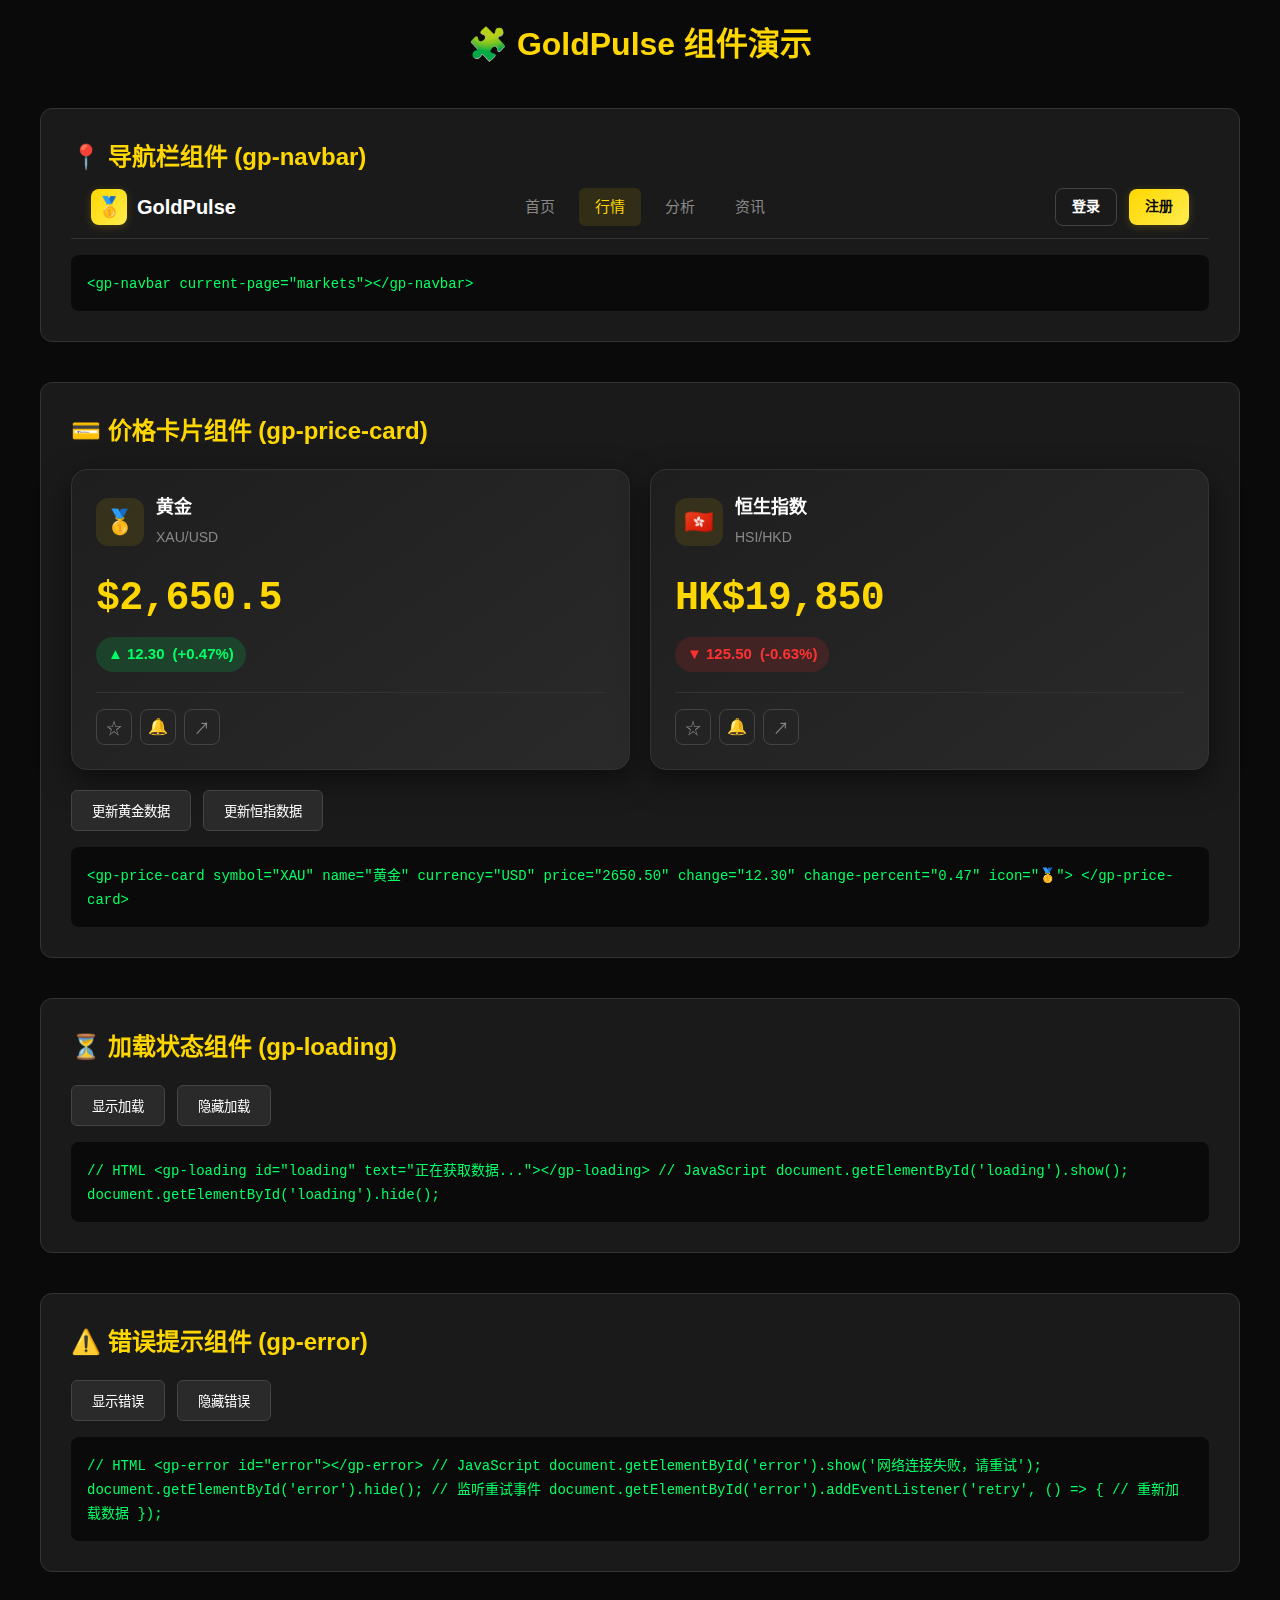
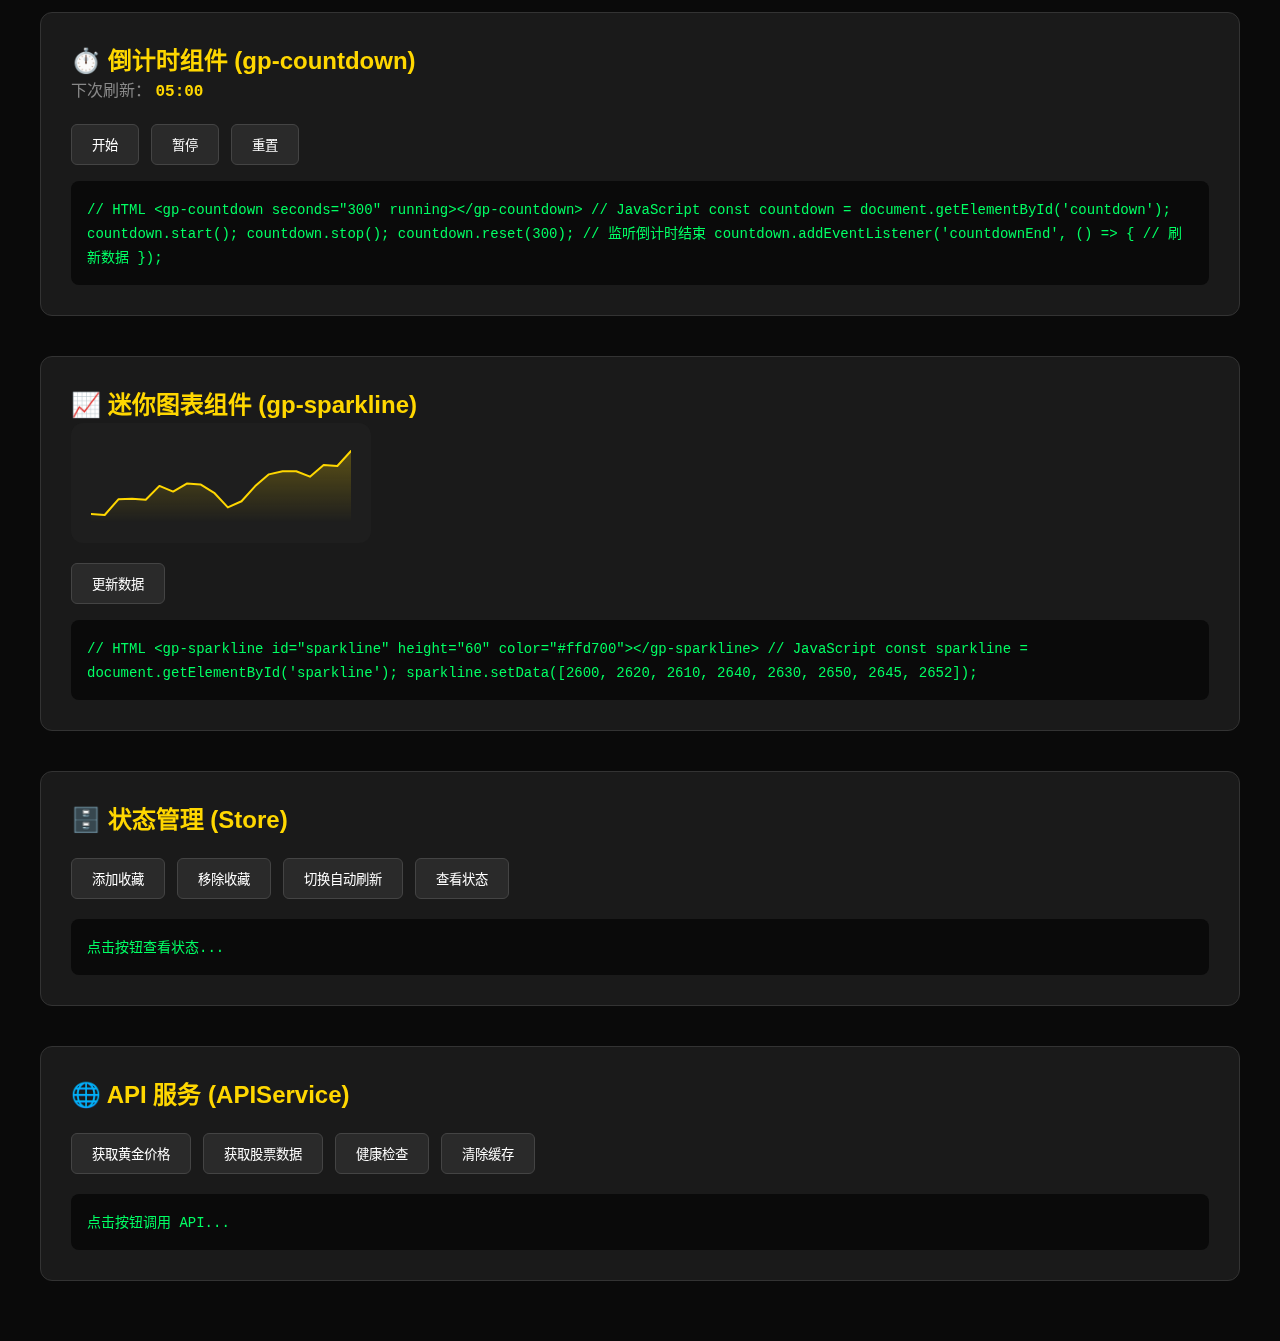
<file: pages/components-demo.html>
<!DOCTYPE html>
<html lang="zh-CN">
<head>
    <meta charset="UTF-8">
    <meta name="viewport" content="width=device-width, initial-scale=1.0">
    <title>组件演示 - GoldPulse</title>
    <link rel="stylesheet" href="../css/common.css">
    <link rel="stylesheet" href="../css/components.css">
    <style>
        body {
            font-family: -apple-system, BlinkMacSystemFont, 'Segoe UI', 'PingFang SC', 'Hiragino Sans GB', sans-serif;
            background: #0a0a0a;
            color: #fff;
            margin: 0;
            padding: 20px;
        }
        
        .demo-container {
            max-width: 1200px;
            margin: 0 auto;
        }
        
        .demo-section {
            margin-bottom: 40px;
            padding: 30px;
            background: #1a1a1a;
            border-radius: 12px;
            border: 1px solid #333;
        }
        
        .demo-section h2 {
            margin-top: 0;
            color: #ffd700;
            font-size: 1.5rem;
        }
        
        .demo-grid {
            display: grid;
            grid-template-columns: repeat(auto-fit, minmax(300px, 1fr));
            gap: 20px;
            margin-top: 20px;
        }
        
        .demo-controls {
            display: flex;
            gap: 12px;
            margin-top: 20px;
            flex-wrap: wrap;
        }
        
        .demo-controls button {
            padding: 10px 20px;
            background: #2a2a2a;
            border: 1px solid #444;
            color: #fff;
            border-radius: 6px;
            cursor: pointer;
        }
        
        .demo-controls button:hover {
            background: #333;
        }
        
        .code-block {
            background: #0a0a0a;
            padding: 16px;
            border-radius: 8px;
            margin-top: 16px;
            overflow-x: auto;
        }
        
        .code-block code {
            color: #00ff64;
            font-family: 'SF Mono', monospace;
            font-size: 0.875rem;
        }
    </style>
</head>
<body>
    <div class="demo-container">
        <h1 style="text-align: center; color: #ffd700; margin-bottom: 40px;">🧩 GoldPulse 组件演示</h1>
        
        <!-- 导航栏演示 -->
        <div class="demo-section">
            <h2>📍 导航栏组件 (gp-navbar)</h2>
            <gp-navbar current-page="markets"></gp-navbar>
            <div class="code-block">
                <code>&lt;gp-navbar current-page="markets"&gt;&lt;/gp-navbar&gt;</code>
            </div>
        </div>
        
        <!-- 价格卡片演示 -->
        <div class="demo-section">
            <h2>💳 价格卡片组件 (gp-price-card)</h2>
            <div class="demo-grid">
                <gp-price-card 
                    symbol="XAU" 
                    name="黄金" 
                    currency="USD" 
                    price="2650.50" 
                    change="12.30" 
                    change-percent="0.47" 
                    icon="🥇">
                </gp-price-card>
                
                <gp-price-card 
                    symbol="HSI" 
                    name="恒生指数" 
                    currency="HKD" 
                    price="19850.25" 
                    change="-125.50" 
                    change-percent="-0.63" 
                    icon="🇭🇰">
                </gp-price-card>
            </div>
            <div class="demo-controls">
                <button onclick="updateCard1()">更新黄金数据</button>
                <button onclick="updateCard2()">更新恒指数据</button>
            </div>
            <div class="code-block">
                <code>
&lt;gp-price-card 
    symbol="XAU" 
    name="黄金" 
    currency="USD" 
    price="2650.50" 
    change="12.30" 
    change-percent="0.47" 
    icon="🥇"&gt;
&lt;/gp-price-card&gt;
                </code>
            </div>
        </div>
        
        <!-- 加载状态演示 -->
        <div class="demo-section">
            <h2>⏳ 加载状态组件 (gp-loading)</h2>
            <div class="demo-controls">
                <button onclick="showLoading()">显示加载</button>
                <button onclick="hideLoading()">隐藏加载</button>
            </div>
            <gp-loading id="demoLoading" text="正在获取数据..."></gp-loading>
            <div class="code-block">
                <code>
// HTML
&lt;gp-loading id="loading" text="正在获取数据..."&gt;&lt;/gp-loading&gt;

// JavaScript
document.getElementById('loading').show();
document.getElementById('loading').hide();
                </code>
            </div>
        </div>
        
        <!-- 错误提示演示 -->
        <div class="demo-section">
            <h2>⚠️ 错误提示组件 (gp-error)</h2>
            <div class="demo-controls">
                <button onclick="showError()">显示错误</button>
                <button onclick="hideError()">隐藏错误</button>
            </div>
            <gp-error id="demoError"></gp-error>
            <div class="code-block">
                <code>
// HTML
&lt;gp-error id="error"&gt;&lt;/gp-error&gt;

// JavaScript
document.getElementById('error').show('网络连接失败，请重试');
document.getElementById('error').hide();

// 监听重试事件
document.getElementById('error').addEventListener('retry', () => {
    // 重新加载数据
});
                </code>
            </div>
        </div>
        
        <!-- 倒计时演示 -->
        <div class="demo-section">
            <h2>⏱️ 倒计时组件 (gp-countdown)</h2>
            <p style="color: #888;">下次刷新：<gp-countdown id="demoCountdown" seconds="300" running></gp-countdown></p>
            <div class="demo-controls">
                <button onclick="startCountdown()">开始</button>
                <button onclick="stopCountdown()">暂停</button>
                <button onclick="resetCountdown()">重置</button>
            </div>
            <div class="code-block">
                <code>
// HTML
&lt;gp-countdown seconds="300" running&gt;&lt;/gp-countdown&gt;

// JavaScript
const countdown = document.getElementById('countdown');
countdown.start();
countdown.stop();
countdown.reset(300);

// 监听倒计时结束
countdown.addEventListener('countdownEnd', () => {
    // 刷新数据
});
                </code>
            </div>
        </div>
        
        <!-- 迷你图表演示 -->
        <div class="demo-section">
            <h2>📈 迷你图表组件 (gp-sparkline)</h2>
            <div style="width: 300px; background: #1e1e1e; padding: 20px; border-radius: 12px;">
                <gp-sparkline id="demoSparkline" height="80" color="#ffd700"></gp-sparkline>
            </div>
            <div class="demo-controls">
                <button onclick="updateSparkline()">更新数据</button>
            </div>
            <div class="code-block">
                <code>
// HTML
&lt;gp-sparkline id="sparkline" height="60" color="#ffd700"&gt;&lt;/gp-sparkline&gt;

// JavaScript
const sparkline = document.getElementById('sparkline');
sparkline.setData([2600, 2620, 2610, 2640, 2630, 2650, 2645, 2652]);
                </code>
            </div>
        </div>
        
        <!-- Store 演示 -->
        <div class="demo-section">
            <h2>🗄️ 状态管理 (Store)</h2>
            <div class="demo-controls">
                <button onclick="addFavorite()">添加收藏</button>
                <button onclick="removeFavorite()">移除收藏</button>
                <button onclick="toggleAutoRefresh()">切换自动刷新</button>
                <button onclick="showStoreState()">查看状态</button>
            </div>
            <div id="storeOutput" class="code-block" style="margin-top: 20px;">
                <code>点击按钮查看状态...</code>
            </div>
        </div>
        
        <!-- API 演示 -->
        <div class="demo-section">
            <h2>🌐 API 服务 (APIService)</h2>
            <div class="demo-controls">
                <button onclick="fetchGoldPrice()">获取黄金价格</button>
                <button onclick="fetchMarketData()">获取股票数据</button>
                <button onclick="checkHealth()">健康检查</button>
                <button onclick="clearCache()">清除缓存</button>
            </div>
            <div id="apiOutput" class="code-block" style="margin-top: 20px;">
                <code>点击按钮调用 API...</code>
            </div>
        </div>
    </div>

    <!-- 引入模块化脚本 -->
    <script src="../js/utils.js"></script>
    <script src="../js/store.js"></script>
    <script src="../js/services/api.js"></script>
    <script src="../js/components.js"></script>
    
    <script>
        // 价格卡片更新
        function updateCard1() {
            const card = document.querySelector('gp-price-card');
            const newPrice = 2600 + Math.random() * 100;
            const newChange = (Math.random() - 0.5) * 30;
            const newChangePercent = (newChange / newPrice) * 100;
            
            card.setAttribute('price', newPrice.toFixed(2));
            card.setAttribute('change', newChange.toFixed(2));
            card.setAttribute('change-percent', newChangePercent.toFixed(2));
        }
        
        function updateCard2() {
            const cards = document.querySelectorAll('gp-price-card');
            const card = cards[1];
            const newPrice = 19500 + Math.random() * 1000;
            const newChange = (Math.random() - 0.5) * 500;
            const newChangePercent = (newChange / newPrice) * 100;
            
            card.setAttribute('price', newPrice.toFixed(2));
            card.setAttribute('change', newChange.toFixed(2));
            card.setAttribute('change-percent', newChangePercent.toFixed(2));
        }
        
        // 加载状态控制
        function showLoading() {
            document.getElementById('demoLoading').show();
        }
        
        function hideLoading() {
            document.getElementById('demoLoading').hide();
        }
        
        // 错误提示控制
        function showError() {
            document.getElementById('demoError').show('网络连接失败，请检查网络设置后重试');
        }
        
        function hideError() {
            document.getElementById('demoError').hide();
        }
        
        // 倒计时控制
        function startCountdown() {
            document.getElementById('demoCountdown').setAttribute('running', '');
        }
        
        function stopCountdown() {
            document.getElementById('demoCountdown').removeAttribute('running');
        }
        
        function resetCountdown() {
            document.getElementById('demoCountdown').reset(300);
        }
        
        // 迷你图表更新
        function updateSparkline() {
            const sparkline = document.getElementById('demoSparkline');
            const data = [];
            let base = 2600;
            for (let i = 0; i < 20; i++) {
                base += (Math.random() - 0.5) * 50;
                data.push(base);
            }
            sparkline.setData(data);
        }
        
        // 初始化图表
        setTimeout(updateSparkline, 100);
        
        // Store 操作
        function addFavorite() {
            Store.addFavorite('XAU', '黄金');
            Store.addFavorite('HSI', '恒生指数');
            showStoreState();
        }
        
        function removeFavorite() {
            Store.removeFavorite('XAU');
            showStoreState();
        }
        
        function toggleAutoRefresh() {
            const newState = Store.toggleAutoRefresh();
            console.log('Auto refresh:', newState);
        }
        
        function showStoreState() {
            const output = document.getElementById('storeOutput');
            const state = {
                favorites: Store.get('favorites'),
                autoRefresh: Store.get('autoRefresh'),
                currentMarket: Store.get('currentMarket'),
                alerts: Store.get('alerts')
            };
            output.innerHTML = '<code>' + JSON.stringify(state, null, 2) + '</code>';
        }
        
        // API 操作
        async function fetchGoldPrice() {
            const output = document.getElementById('apiOutput');
            output.innerHTML = '<code>加载中...</code>';
            try {
                const data = await APIService.getGoldPrice();
                output.innerHTML = '<code>' + JSON.stringify(data, null, 2).substring(0, 500) + '...</code>';
            } catch (e) {
                output.innerHTML = '<code style="color: #ff6666;">错误: ' + e.message + '</code>';
            }
        }
        
        async function fetchMarketData() {
            const output = document.getElementById('apiOutput');
            output.innerHTML = '<code>加载中...</code>';
            try {
                const data = await APIService.getMarketData('hsi');
                output.innerHTML = '<code>' + JSON.stringify(data, null, 2) + '</code>';
            } catch (e) {
                output.innerHTML = '<code style="color: #ff6666;">错误: ' + e.message + '</code>';
            }
        }
        
        async function checkHealth() {
            const output = document.getElementById('apiOutput');
            output.innerHTML = '<code>检查中...</code>';
            try {
                const health = await APIService.healthCheck();
                output.innerHTML = '<code>' + JSON.stringify(health, null, 2) + '</code>';
            } catch (e) {
                output.innerHTML = '<code style="color: #ff6666;">错误: ' + e.message + '</code>';
            }
        }
        
        function clearCache() {
            APIService.clearCache();
            document.getElementById('apiOutput').innerHTML = '<code>缓存已清除</code>';
        }
        
        // 监听收藏变化
        Store.subscribe('favorites', (newVal) => {
            console.log('Favorites changed:', newVal);
        });
    </script>
</body>
</html>
</file>
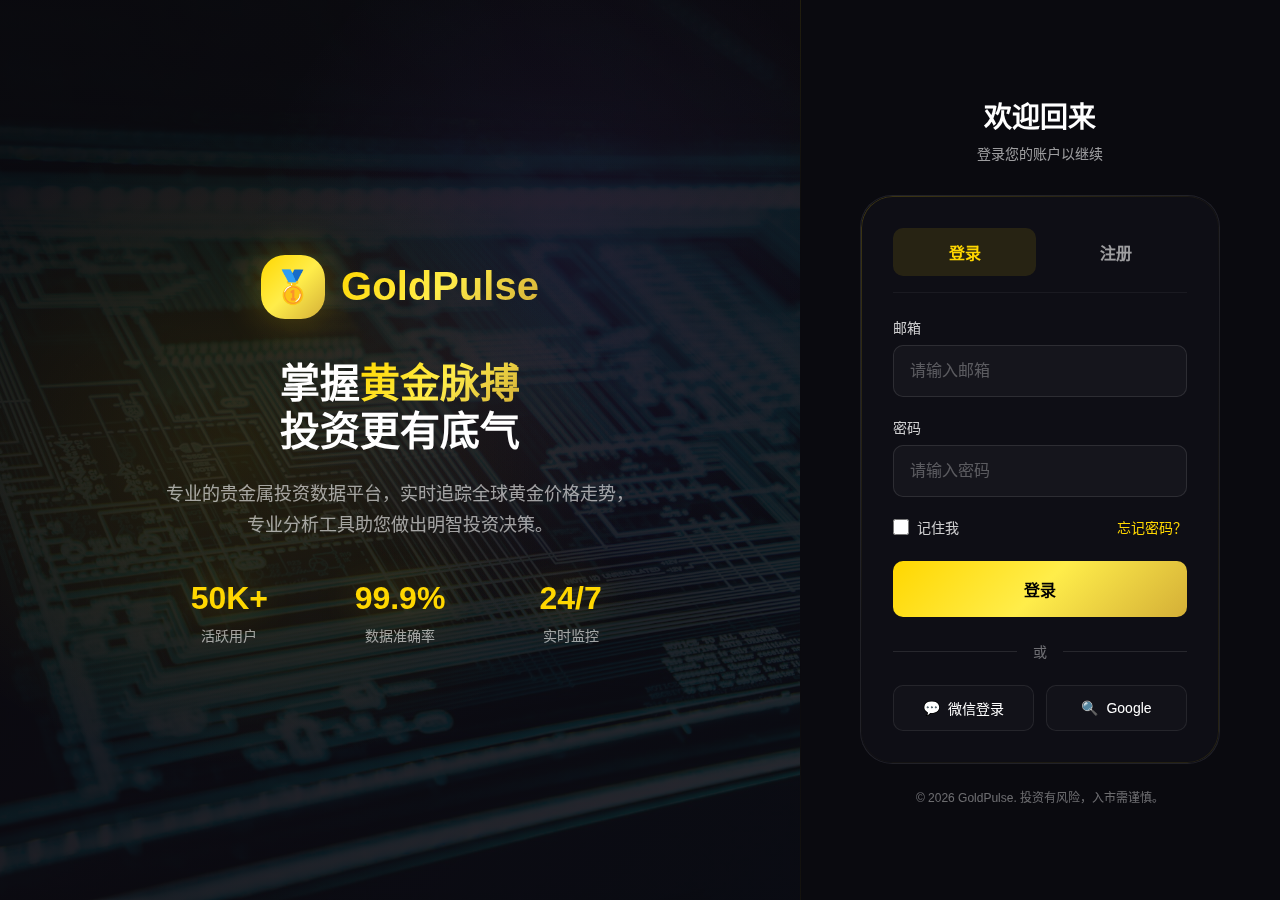
<file: pages/login.html>
<!DOCTYPE html>
<!-- GoldPulse v2.0 Updated -->
<html lang="zh-CN">
<head>
    <meta charset="UTF-8">
    <meta name="viewport" content="width=device-width, initial-scale=1.0">
    <title>登录 - GoldPulse v2.0</title>
    
    <!-- v2 CSS System -->
    <link rel="stylesheet" href="../css/v2/variables.css">
    <link rel="stylesheet" href="../css/v2/components.css">
    <link rel="stylesheet" href="../css/v2/animations.css">
    <link rel="stylesheet" href="../css/v2/utilities.css">
    
    <style>
        * { margin: 0; padding: 0; box-sizing: border-box; }
        
        body {
            font-family: var(--font-text);
            background: var(--bg-primary);
            color: var(--text-primary);
            overflow-x: hidden;
        }
        
        /* ============================================
           Auth Page v2 - 左右分屏
           ============================================ */
        .auth-page {
            min-height: 100vh;
            display: grid;
            grid-template-columns: 1fr 480px;
            position: relative;
            overflow: hidden;
        }
        
        /* ============================================
           Left Side - Brand Showcase
           ============================================ */
        .auth-brand {
            position: relative;
            display: flex;
            flex-direction: column;
            justify-content: center;
            align-items: center;
            padding: var(--space-10);
            background: var(--gradient-bg-hero);
            overflow: hidden;
        }
        
        .auth-brand-bg {
            position: absolute;
            top: 0;
            left: 0;
            right: 0;
            bottom: 0;
            background: url('../assets/images/v2/cybersecurity-dark.jpg') center/cover no-repeat;
            opacity: 0.4;
        }
        
        .auth-brand-overlay {
            position: absolute;
            top: 0;
            left: 0;
            right: 0;
            bottom: 0;
            background: 
                radial-gradient(ellipse at 30% 50%, rgba(255,215,0,0.1) 0%, transparent 50%),
                radial-gradient(ellipse at 70% 30%, rgba(139,92,246,0.08) 0%, transparent 40%),
                linear-gradient(135deg, rgba(10,10,15,0.9) 0%, rgba(10,10,15,0.7) 100%);
        }
        
        .auth-brand-content {
            position: relative;
            z-index: 1;
            text-align: center;
            max-width: 480px;
        }
        
        .auth-brand-logo {
            display: flex;
            align-items: center;
            justify-content: center;
            gap: var(--space-4);
            margin-bottom: var(--space-10);
        }
        
        .auth-brand-icon {
            width: 64px;
            height: 64px;
            background: var(--gradient-gold);
            border-radius: var(--radius-xl);
            display: flex;
            align-items: center;
            justify-content: center;
            font-size: 32px;
            box-shadow: var(--glow-gold);
        }
        
        .auth-brand-name {
            font-size: 2.5rem;
            font-weight: 700;
            background: var(--gradient-gold);
            -webkit-background-clip: text;
            -webkit-text-fill-color: transparent;
            background-clip: text;
        }
        
        .auth-brand-title {
            font-size: 2.5rem;
            font-weight: 700;
            margin-bottom: var(--space-6);
            line-height: 1.2;
        }
        
        .auth-brand-title span {
            background: var(--gradient-gold);
            -webkit-background-clip: text;
            -webkit-text-fill-color: transparent;
            background-clip: text;
        }
        
        .auth-brand-subtitle {
            font-size: 1.125rem;
            color: var(--text-tertiary);
            line-height: 1.7;
            margin-bottom: var(--space-10);
        }
        
        .auth-brand-stats {
            display: grid;
            grid-template-columns: repeat(3, 1fr);
            gap: var(--space-8);
        }
        
        .auth-brand-stat {
            text-align: center;
        }
        
        .auth-brand-stat-value {
            font-size: 2rem;
            font-weight: 700;
            color: var(--gold-primary);
            margin-bottom: var(--space-2);
            filter: drop-shadow(0 0 20px rgba(255,215,0,0.3));
        }
        
        .auth-brand-stat-label {
            font-size: 0.875rem;
            color: var(--text-tertiary);
        }
        
        /* ============================================
           Right Side - Glass Form
           ============================================ */
        .auth-form-section {
            display: flex;
            flex-direction: column;
            justify-content: center;
            align-items: center;
            padding: var(--space-10);
            background: rgba(10,10,15,0.5);
            backdrop-filter: blur(20px);
            position: relative;
        }
        
        .auth-form-section::before {
            content: '';
            position: absolute;
            inset: 0;
            border-left: 1px solid transparent;
            background: linear-gradient(180deg, rgba(255,215,0,0.1), transparent 30%, transparent 70%, rgba(255,215,0,0.05)) border-box;
            -webkit-mask: linear-gradient(#fff 0 0) padding-box, linear-gradient(#fff 0 0);
            mask: linear-gradient(#fff 0 0) padding-box, linear-gradient(#fff 0 0);
            -webkit-mask-composite: xor;
            mask-composite: exclude;
            pointer-events: none;
        }
        
        .auth-container {
            width: 100%;
            max-width: 360px;
        }
        
        .auth-header {
            text-align: center;
            margin-bottom: var(--space-8);
        }
        
        .auth-header h1 {
            font-size: 1.75rem;
            font-weight: 700;
            margin-bottom: var(--space-2);
            color: var(--text-primary);
        }
        
        .auth-header p {
            font-size: 0.875rem;
            color: var(--text-tertiary);
        }
        
        /* Glass Card */
        .auth-card {
            background: rgba(255,255,255,0.02);
            backdrop-filter: blur(24px) saturate(180%);
            border: 1px solid rgba(255,255,255,0.08);
            border-radius: var(--radius-2xl);
            padding: var(--space-8);
            position: relative;
            overflow: hidden;
        }
        
        .auth-card::before {
            content: '';
            position: absolute;
            inset: 0;
            border-radius: var(--radius-2xl);
            padding: 1px;
            background: linear-gradient(135deg, rgba(255,215,0,0.2), transparent, rgba(255,215,0,0.1));
            -webkit-mask: linear-gradient(#fff 0 0) content-box, linear-gradient(#fff 0 0);
            mask: linear-gradient(#fff 0 0) content-box, linear-gradient(#fff 0 0);
            -webkit-mask-composite: xor;
            mask-composite: exclude;
            pointer-events: none;
        }
        
        /* Tabs */
        .auth-tabs {
            display: flex;
            gap: var(--space-2);
            margin-bottom: var(--space-6);
            border-bottom: 1px solid rgba(255,255,255,0.05);
            padding-bottom: var(--space-4);
        }
        
        .auth-tab {
            flex: 1;
            padding: var(--space-3);
            background: transparent;
            border: none;
            color: var(--text-tertiary);
            font-size: 1rem;
            font-weight: 600;
            cursor: pointer;
            border-radius: var(--radius-md);
            transition: all 0.3s var(--ease-spring);
        }
        
        .auth-tab:hover {
            color: var(--text-primary);
            background: rgba(255,255,255,0.03);
        }
        
        .auth-tab.active {
            color: var(--gold-primary);
            background: var(--gold-10);
        }
        
        .auth-form {
            display: none;
        }
        
        .auth-form.active {
            display: block;
        }
        
        /* Form Groups */
        .form-group {
            margin-bottom: var(--space-5);
        }
        
        .form-label {
            display: block;
            font-size: 0.875rem;
            font-weight: 500;
            margin-bottom: var(--space-2);
            color: var(--text-secondary);
        }
        
        .form-input {
            width: 100%;
            padding: var(--space-4) var(--space-4);
            background: rgba(255,255,255,0.03);
            border: 1px solid rgba(255,255,255,0.1);
            border-radius: var(--radius-md);
            color: var(--text-primary);
            font-size: 1rem;
            transition: all 0.3s;
        }
        
        .form-input:focus {
            outline: none;
            border-color: var(--gold-30);
            background: rgba(255,255,255,0.05);
            box-shadow: 0 0 0 4px var(--gold-10), var(--glow-gold-sm);
        }
        
        .form-input::placeholder {
            color: var(--text-muted);
        }
        
        .form-options {
            display: flex;
            align-items: center;
            justify-content: space-between;
            margin-bottom: var(--space-6);
            font-size: 0.875rem;
        }
        
        .form-checkbox {
            display: flex;
            align-items: center;
            gap: var(--space-2);
            cursor: pointer;
            color: var(--text-secondary);
        }
        
        .form-checkbox input {
            width: 16px;
            height: 16px;
            accent-color: var(--gold-primary);
            cursor: pointer;
        }
        
        .form-link {
            color: var(--gold-primary);
            text-decoration: none;
            transition: opacity 0.3s;
        }
        
        .form-link:hover {
            opacity: 0.8;
            text-decoration: underline;
        }
        
        /* Submit Button */
        .btn-submit {
            width: 100%;
            padding: var(--space-4);
            background: var(--gradient-gold);
            border: none;
            border-radius: var(--radius-md);
            color: #000;
            font-size: 1rem;
            font-weight: 600;
            cursor: pointer;
            transition: all 0.3s var(--ease-spring);
            position: relative;
            overflow: hidden;
        }
        
        .btn-submit::before {
            content: '';
            position: absolute;
            top: 0;
            left: -100%;
            width: 100%;
            height: 100%;
            background: linear-gradient(90deg, transparent, rgba(255,255,255,0.3), transparent);
            transition: left 0.5s;
        }
        
        .btn-submit:hover {
            transform: translateY(-2px);
            box-shadow: var(--glow-gold);
        }
        
        .btn-submit:hover::before {
            left: 100%;
        }
        
        .btn-submit:disabled {
            opacity: 0.6;
            cursor: not-allowed;
            transform: none;
            box-shadow: none;
        }
        
        /* Divider */
        .auth-divider {
            display: flex;
            align-items: center;
            gap: var(--space-4);
            margin: var(--space-6) 0;
            color: var(--text-quaternary);
            font-size: 0.875rem;
        }
        
        .auth-divider::before,
        .auth-divider::after {
            content: '';
            flex: 1;
            height: 1px;
            background: rgba(255,255,255,0.1);
        }
        
        /* Social Login - 发光边框 */
        .social-login {
            display: flex;
            gap: var(--space-3);
        }
        
        .btn-social {
            flex: 1;
            padding: var(--space-3);
            background: rgba(255,255,255,0.02);
            border: 1px solid rgba(255,255,255,0.08);
            border-radius: var(--radius-md);
            color: var(--text-primary);
            font-size: 0.875rem;
            cursor: pointer;
            transition: all 0.3s var(--ease-spring);
            display: flex;
            align-items: center;
            justify-content: center;
            gap: var(--space-2);
        }
        
        .btn-social:hover {
            border-color: var(--gold-30);
            background: var(--gold-10);
            color: var(--gold-primary);
            box-shadow: var(--glow-gold-sm);
            transform: translateY(-2px);
        }
        
        /* Messages */
        .error-message {
            background: var(--down-10);
            border: 1px solid rgba(255,69,58,0.2);
            color: var(--down);
            padding: var(--space-3) var(--space-4);
            border-radius: var(--radius-md);
            margin-bottom: var(--space-4);
            font-size: 0.875rem;
            display: none;
        }
        
        .error-message.show {
            display: block;
        }
        
        .success-message {
            background: var(--up-10);
            border: 1px solid rgba(50,215,75,0.2);
            color: var(--up);
            padding: var(--space-3) var(--space-4);
            border-radius: var(--radius-md);
            margin-bottom: var(--space-4);
            font-size: 0.875rem;
            display: none;
        }
        
        .success-message.show {
            display: block;
        }
        
        /* User Info */
        .user-info {
            display: none;
            text-align: center;
            padding: var(--space-8);
        }
        
        .user-info.show {
            display: block;
        }
        
        .user-avatar {
            width: 80px;
            height: 80px;
            background: var(--gradient-gold);
            border-radius: 50%;
            display: flex;
            align-items: center;
            justify-content: center;
            font-size: 2rem;
            margin: 0 auto var(--space-5);
            box-shadow: var(--glow-gold);
        }
        
        .user-name {
            font-size: 1.25rem;
            font-weight: 600;
            margin-bottom: var(--space-2);
            color: var(--text-primary);
        }
        
        .user-email {
            color: var(--text-tertiary);
            font-size: 0.875rem;
            margin-bottom: var(--space-6);
        }
        
        /* Footer */
        .auth-footer {
            text-align: center;
            margin-top: var(--space-6);
            color: var(--text-quaternary);
            font-size: 0.75rem;
        }
        
        /* Responsive */
        @media (max-width: 1024px) {
            .auth-page {
                grid-template-columns: 1fr;
            }
            
            .auth-brand {
                display: none;
            }
            
            .auth-form-section {
                padding: var(--space-6);
            }
            
            .auth-form-section::before {
                border-left: none;
                border-top: 1px solid transparent;
                background: linear-gradient(90deg, rgba(255,215,0,0.1), transparent 30%, transparent 70%, rgba(255,215,0,0.05)) border-box;
            }
        }
        
        @media (max-width: 480px) {
            .auth-card {
                padding: var(--space-6);
            }
            
            .social-login {
                flex-direction: column;
            }
        }
    </style>
</head>
<body>
    <div class="auth-page">
        <!-- Left Side - Brand Showcase -->
        <div class="auth-brand">
            <div class="auth-brand-bg"></div>
            <div class="auth-brand-overlay"></div>
            
            <div class="auth-brand-content">
                <div class="auth-brand-logo">
                    <div class="auth-brand-icon">🥇</div>
                    <div class="auth-brand-name">GoldPulse</div>
                </div>
                
                <h1 class="auth-brand-title">
                    掌握<span>黄金脉搏</span><br>
                    投资更有底气
                </h1>
                
                <p class="auth-brand-subtitle">
                    专业的贵金属投资数据平台，实时追踪全球黄金价格走势，
                    专业分析工具助您做出明智投资决策。
                </p>
                
                <div class="auth-brand-stats">
                    <div class="auth-brand-stat">
                        <div class="auth-brand-stat-value">50K+</div>
                        <div class="auth-brand-stat-label">活跃用户</div>
                    </div>
                    <div class="auth-brand-stat">
                        <div class="auth-brand-stat-value">99.9%</div>
                        <div class="auth-brand-stat-label">数据准确率</div>
                    </div>
                    <div class="auth-brand-stat">
                        <div class="auth-brand-stat-value">24/7</div>
                        <div class="auth-brand-stat-label">实时监控</div>
                    </div>
                </div>
            </div>
        </div>
        
        <!-- Right Side - Glass Form -->
        <div class="auth-form-section">
            <div class="auth-container">
                <!-- Header -->
                <div class="auth-header">
                    <h1>欢迎回来</h1>
                    <p>登录您的账户以继续</p>
                </div>
                
                <!-- Auth Card -->
                <div class="auth-card" id="authCard">
                    <!-- Tabs -->
                    <div class="auth-tabs">
                        <button class="auth-tab active" onclick="switchTab('login')">登录</button>
                        <button class="auth-tab" onclick="switchTab('register')">注册</button>
                    </div>
                    
                    <!-- Error/Success Messages -->
                    <div class="error-message" id="errorMessage"></div>
                    <div class="success-message" id="successMessage"></div>
                    
                    <!-- Login Form -->
                    <form class="auth-form active" id="loginForm" onsubmit="handleLogin(event)">
                        <div class="form-group">
                            <label class="form-label">邮箱</label>
                            <input type="email" class="form-input" id="loginEmail" placeholder="请输入邮箱" required>
                        </div>
                        <div class="form-group">
                            <label class="form-label">密码</label>
                            <input type="password" class="form-input" id="loginPassword" placeholder="请输入密码" required>
                        </div>
                        <div class="form-options">
                            <label class="form-checkbox">
                                <input type="checkbox" id="rememberMe">
                                <span>记住我</span>
                            </label>
                            <a href="#" class="form-link" onclick="forgotPassword()">忘记密码？</a>
                        </div>
                        <button type="submit" class="btn-submit">登录</button>
                    </form>
                    
                    <!-- Register Form -->
                    <form class="auth-form" id="registerForm" onsubmit="handleRegister(event)">
                        <div class="form-group">
                            <label class="form-label">用户名</label>
                            <input type="text" class="form-input" id="registerName" placeholder="请输入用户名" required>
                        </div>
                        <div class="form-group">
                            <label class="form-label">邮箱</label>
                            <input type="email" class="form-input" id="registerEmail" placeholder="请输入邮箱" required>
                        </div>
                        <div class="form-group">
                            <label class="form-label">密码</label>
                            <input type="password" class="form-input" id="registerPassword" placeholder="请输入密码（至少6位）" minlength="6" required>
                        </div>
                        <div class="form-group">
                            <label class="form-label">确认密码</label>
                            <input type="password" class="form-input" id="registerConfirmPassword" placeholder="请再次输入密码" required>
                        </div>
                        <div class="form-options">
                            <label class="form-checkbox">
                                <input type="checkbox" id="agreeTerms" required>
                                <span>我同意 <a href="#" class="form-link">服务条款</a></span>
                            </label>
                        </div>
                        <button type="submit" class="btn-submit">注册</button>
                    </form>
                    
                    <!-- Social Login -->
                    <div class="auth-divider">或</div>
                    <div class="social-login">
                        <button class="btn-social" onclick="socialLogin('wechat')">
                            <span>💬</span> 微信登录
                        </button>
                        <button class="btn-social" onclick="socialLogin('google')">
                            <span>🔍</span> Google
                        </button>
                    </div>
                </div>
                
                <!-- User Info (shown after login) -->
                <div class="auth-card user-info" id="userInfoCard">
                    <div class="user-avatar" id="userAvatar">👤</div>
                    <div class="user-name" id="userName">用户名</div>
                    <div class="user-email" id="userEmail">user@example.com</div>
                    <button class="btn-submit" onclick="goToDashboard()">进入行情中心</button>
                    <button class="btn-submit" style="margin-top: var(--space-3); background: rgba(255,255,255,0.05); color: var(--text-primary);" onclick="logout()">退出登录</button>
                </div>
                
                <!-- Footer -->
                <div class="auth-footer">
                    <p>© 2026 GoldPulse. 投资有风险，入市需谨慎。</p>
                </div>
            </div>
        </div>
    </div>

    <script src="../js/security.js"></script>
    <script>
        // Security notice
        console.info('%c⚠️ 安全提示', 'color: #ffd700; font-size: 14px; font-weight: bold;', 
            '\n当前为前端演示版本，用户数据存储在本地。\n生产环境请使用服务端认证系统。');
        
        // Check URL params
        document.addEventListener('DOMContentLoaded', function() {
            const params = new URLSearchParams(window.location.search);
            const action = params.get('action');
            
            if (action === 'register') {
                document.querySelectorAll('.auth-tab')[1].click();
            }
            
            checkLoginStatus();
        });
        
        // Switch tab
        function switchTab(tab) {
            document.querySelectorAll('.auth-tab').forEach(t => t.classList.remove('active'));
            event.target.classList.add('active');
            
            document.querySelectorAll('.auth-form').forEach(f => f.classList.remove('active'));
            document.getElementById(tab + 'Form').classList.add('active');
            
            hideMessages();
        }
        
        // Handle login
        async function handleLogin(event) {
            event.preventDefault();
            hideMessages();
            
            const email = document.getElementById('loginEmail').value.trim();
            const password = document.getElementById('loginPassword').value;
            const rememberMe = document.getElementById('rememberMe').checked;
            
            if (!email || !password) {
                showError('请输入邮箱和密码');
                return;
            }
            
            const safeEmail = SecurityUtils.escapeHtml(email);
            const users = SecurityUtils.storage.get('users') || [];
            const user = users.find(u => u.email === safeEmail);
            
            if (!user) {
                await new Promise(r => setTimeout(r, 100 + Math.random() * 200));
                showError('邮箱或密码错误');
                return;
            }
            
            const passwordHash = await SecurityUtils.hashPassword(password, user.salt);
            
            if (passwordHash !== user.passwordHash) {
                showError('邮箱或密码错误');
                return;
            }
            
            const session = SecurityUtils.createSession(user, rememberMe ? 168 : 2);
            
            if (rememberMe) {
                SecurityUtils.storage.set('session', session);
            } else {
                sessionStorage.setItem('gp_session', JSON.stringify(session));
            }
            
            showSuccess('登录成功！');
            setTimeout(() => {
                showUserInfo(user);
            }, 500);
        }
        
        // Handle register
        async function handleRegister(event) {
            event.preventDefault();
            hideMessages();
            
            const name = document.getElementById('registerName').value.trim();
            const email = document.getElementById('registerEmail').value.trim();
            const password = document.getElementById('registerPassword').value;
            const confirmPassword = document.getElementById('registerConfirmPassword').value;
            
            if (!name || !email || !password) {
                showError('请填写所有必填项');
                return;
            }
            
            const safeName = SecurityUtils.escapeHtml(name);
            const safeEmail = SecurityUtils.escapeHtml(email);
            
            if (password !== confirmPassword) {
                showError('两次输入的密码不一致');
                return;
            }
            
            if (password.length < 6) {
                showError('密码长度至少6位');
                return;
            }
            
            const hasLetter = /[a-zA-Z]/.test(password);
            const hasNumber = /\d/.test(password);
            if (!hasLetter || !hasNumber) {
                showError('密码需包含字母和数字');
                return;
            }
            
            const users = SecurityUtils.storage.get('users') || [];
            
            if (users.some(u => u.email === safeEmail)) {
                showError('该邮箱已注册');
                return;
            }
            
            const salt = SecurityUtils.generateSalt();
            const passwordHash = await SecurityUtils.hashPassword(password, salt);
            
            const newUser = {
                name: safeName,
                email: safeEmail,
                passwordHash: passwordHash,
                salt: salt,
                registerTime: new Date().toISOString(),
                userId: SecurityUtils.generateSessionToken().slice(0, 16)
            };
            
            users.push(newUser);
            SecurityUtils.storage.set('users', users);
            
            showSuccess('注册成功！请登录');
            setTimeout(() => {
                document.getElementById('registerForm').reset();
                document.querySelector('.auth-tab').click();
            }, 1500);
        }
        
        // Check login status
        function checkLoginStatus() {
            let session = null;
            const sessionData = sessionStorage.getItem('gp_session') || SecurityUtils.storage.get('session');
            
            if (sessionData) {
                session = typeof sessionData === 'string' ? JSON.parse(sessionData) : sessionData;
            }
            
            if (session && SecurityUtils.isSessionValid(session)) {
                showUserInfo({ name: session.name, email: session.email });
            } else {
                SecurityUtils.storage.remove('session');
                sessionStorage.removeItem('gp_session');
            }
        }
        
        // Show user info
        function showUserInfo(user) {
            document.getElementById('authCard').style.display = 'none';
            document.querySelector('.auth-header').style.display = 'none';
            document.getElementById('userInfoCard').classList.add('show');
            document.getElementById('userName').textContent = user.name;
            document.getElementById('userEmail').textContent = user.email;
            document.getElementById('userAvatar').textContent = user.name.charAt(0).toUpperCase();
        }
        
        // Logout
        function logout() {
            SecurityUtils.storage.remove('session');
            sessionStorage.removeItem('gp_session');
            localStorage.removeItem('gp_session');
            localStorage.removeItem('goldpulse_session');
            
            document.getElementById('authCard').style.display = 'block';
            document.querySelector('.auth-header').style.display = 'block';
            document.getElementById('userInfoCard').classList.remove('show');
            document.getElementById('loginForm').reset();
            hideMessages();
            
            showSuccess('已退出登录');
        }
        
        // Go to dashboard
        function goToDashboard() {
            window.location.href = 'markets.html';
        }
        
        // Social login
        function socialLogin(provider) {
            showSuccess(`正在使用${provider === 'wechat' ? '微信' : 'Google'}登录...`);
        }
        
        // Forgot password
        function forgotPassword() {
            const email = document.getElementById('loginEmail').value;
            if (!email) {
                showError('请输入邮箱地址');
                return;
            }
            showSuccess('密码重置链接已发送到您的邮箱');
        }
        
        // Show error
        function showError(message) {
            const errorEl = document.getElementById('errorMessage');
            errorEl.textContent = message;
            errorEl.classList.add('show');
        }
        
        // Show success
        function showSuccess(message) {
            const successEl = document.getElementById('successMessage');
            successEl.textContent = message;
            successEl.classList.add('show');
        }
        
        // Hide messages
        function hideMessages() {
            document.getElementById('errorMessage').classList.remove('show');
            document.getElementById('successMessage').classList.remove('show');
        }
    </script>
</body>
</html>
</file>
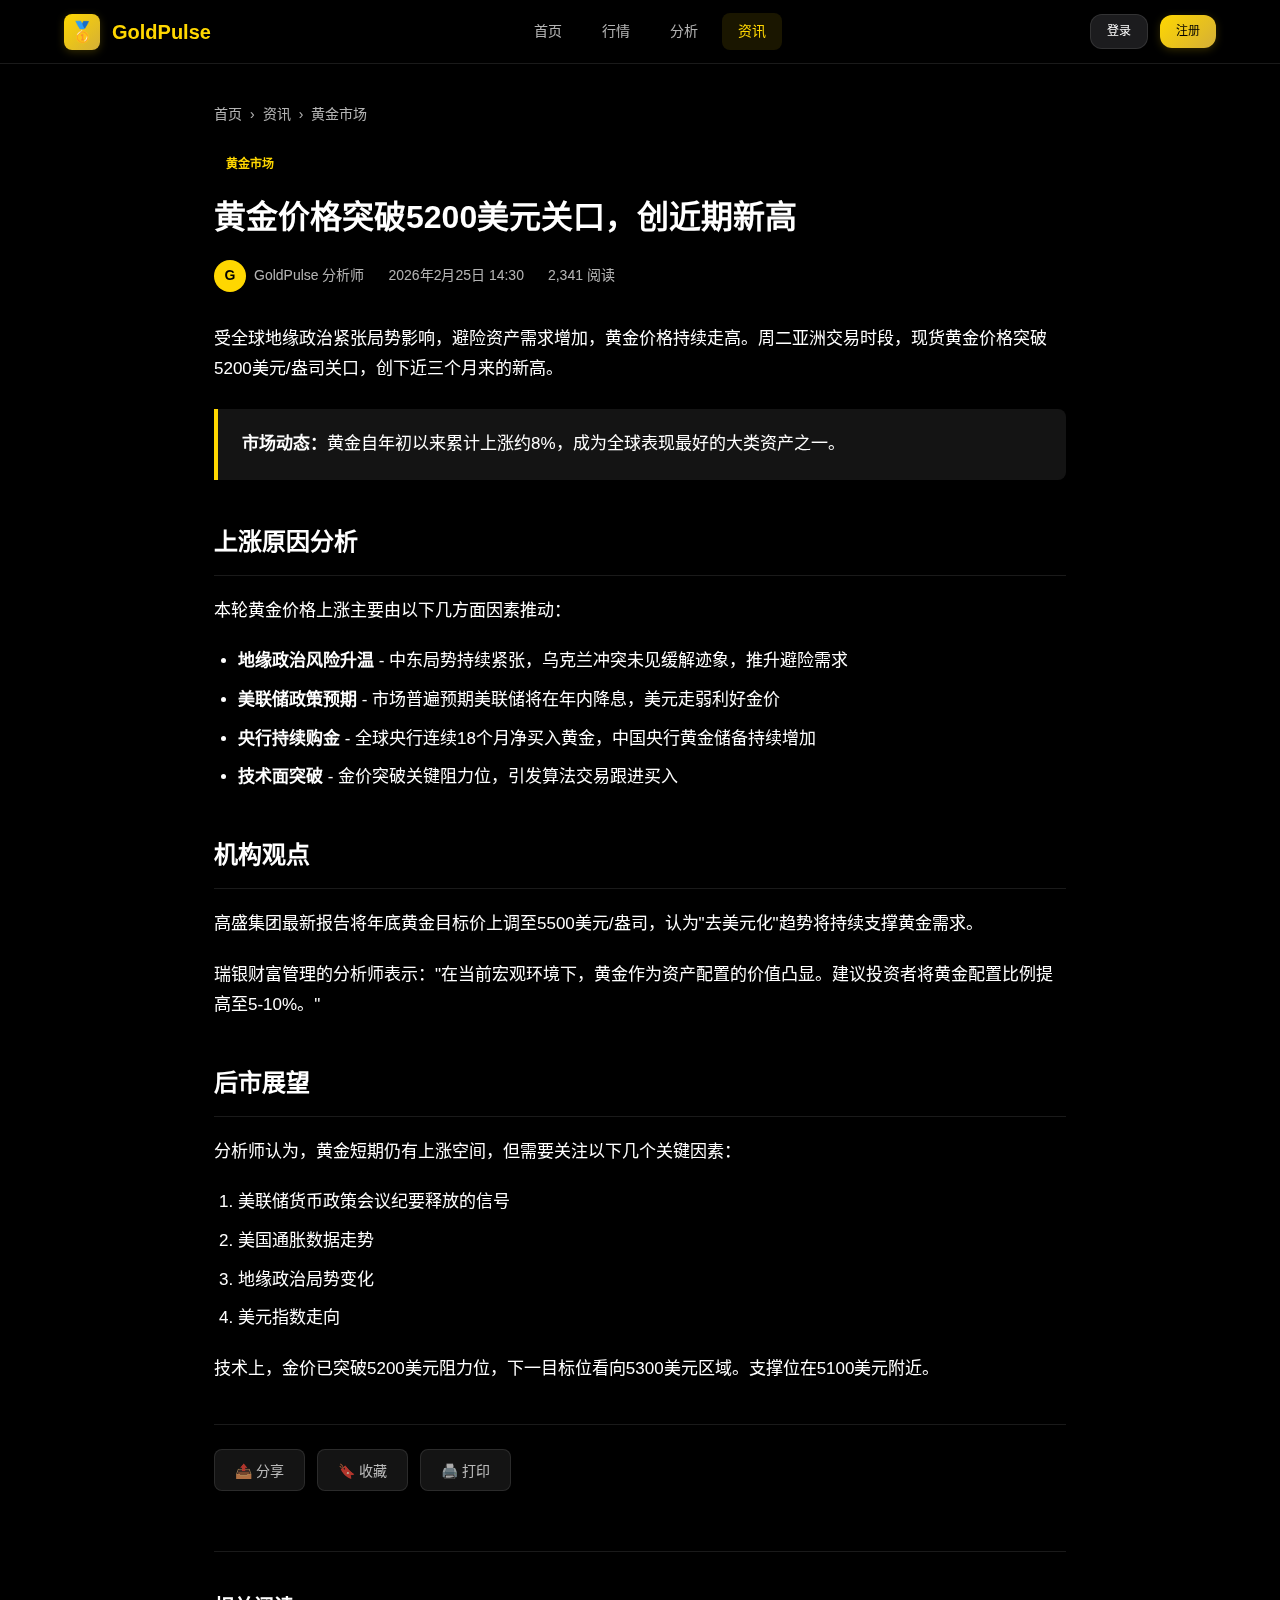
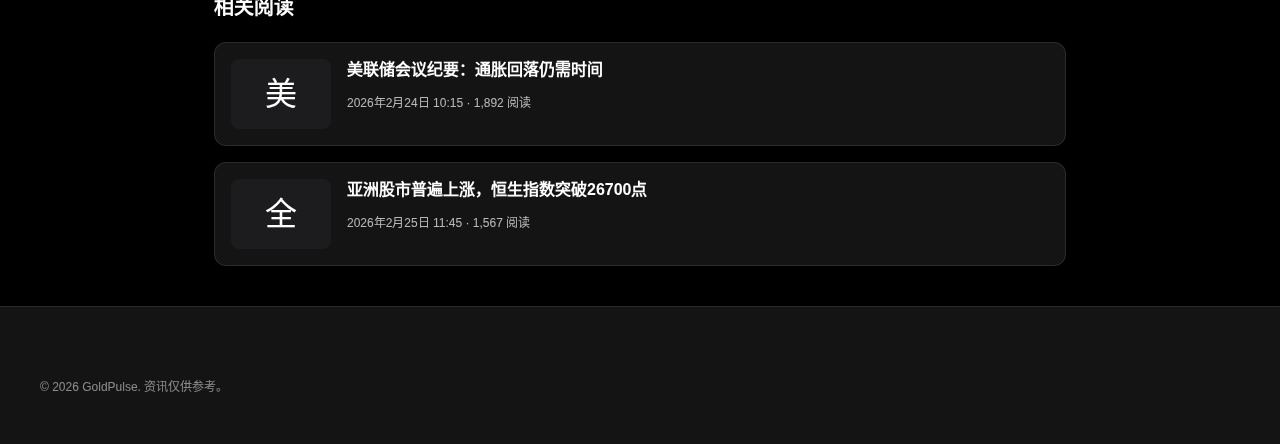
<file: pages/news-detail.html>
<!DOCTYPE html>
<html lang="zh-CN">
<head>
    <meta charset="UTF-8">
    <meta name="viewport" content="width=device-width, initial-scale=1.0">
    <title>新闻详情 - GoldPulse</title>
    <link rel="stylesheet" href="../css/common.css">
    <style>
        .news-detail-page {
            max-width: 900px;
            margin: 0 auto;
            padding: 40px 24px;
        }
        
        .breadcrumb {
            display: flex;
            align-items: center;
            gap: 8px;
            margin-bottom: 24px;
            font-size: 0.875rem;
            color: var(--text-secondary);
        }
        
        .breadcrumb a {
            color: var(--text-secondary);
            text-decoration: none;
        }
        
        .breadcrumb a:hover {
            color: var(--gold-primary);
        }
        
        .news-detail-header {
            margin-bottom: 32px;
        }
        
        .news-detail-tag {
            display: inline-block;
            padding: 6px 12px;
            background: var(--gold-alpha);
            color: var(--gold-primary);
            border-radius: 4px;
            font-size: 0.75rem;
            font-weight: 600;
            margin-bottom: 16px;
        }
        
        .news-detail-title {
            font-size: 2rem;
            font-weight: 700;
            line-height: 1.4;
            margin-bottom: 20px;
        }
        
        .news-detail-meta {
            display: flex;
            align-items: center;
            gap: 24px;
            color: var(--text-secondary);
            font-size: 0.875rem;
        }
        
        .news-detail-author {
            display: flex;
            align-items: center;
            gap: 8px;
        }
        
        .author-avatar {
            width: 32px;
            height: 32px;
            background: var(--gold-primary);
            border-radius: 50%;
            display: flex;
            align-items: center;
            justify-content: center;
            font-size: 0.875rem;
            color: #000;
            font-weight: 600;
        }
        
        .news-detail-content {
            font-size: 1.0625rem;
            line-height: 1.8;
            color: var(--text-primary);
        }
        
        .news-detail-content p {
            margin-bottom: 20px;
        }
        
        .news-detail-content h2 {
            font-size: 1.5rem;
            margin: 40px 0 20px;
            padding-bottom: 12px;
            border-bottom: 1px solid var(--border);
        }
        
        .news-detail-content h3 {
            font-size: 1.25rem;
            margin: 32px 0 16px;
        }
        
        .news-detail-content ul,
        .news-detail-content ol {
            margin-bottom: 20px;
            padding-left: 24px;
        }
        
        .news-detail-content li {
            margin-bottom: 8px;
        }
        
        .highlight-box {
            background: var(--bg-secondary);
            border-left: 4px solid var(--gold-primary);
            padding: 20px 24px;
            margin: 24px 0;
            border-radius: 0 var(--radius-sm) var(--radius-sm) 0;
        }
        
        .highlight-box p {
            margin: 0;
        }
        
        .news-actions {
            display: flex;
            gap: 12px;
            margin-top: 40px;
            padding-top: 24px;
            border-top: 1px solid var(--border);
        }
        
        .news-action-btn {
            padding: 10px 20px;
            background: var(--bg-secondary);
            border: 1px solid var(--border);
            border-radius: var(--radius-sm);
            color: var(--text-secondary);
            font-size: 0.875rem;
            cursor: pointer;
            transition: all 0.2s;
            display: flex;
            align-items: center;
            gap: 6px;
        }
        
        .news-action-btn:hover {
            border-color: var(--gold-primary);
            color: var(--gold-primary);
        }
        
        .related-news {
            margin-top: 60px;
            padding-top: 40px;
            border-top: 1px solid var(--border);
        }
        
        .related-news h3 {
            font-size: 1.25rem;
            margin-bottom: 20px;
        }
        
        .related-list {
            display: flex;
            flex-direction: column;
            gap: 16px;
        }
        
        .related-item {
            display: flex;
            gap: 16px;
            padding: 16px;
            background: var(--bg-secondary);
            border: 1px solid var(--border);
            border-radius: var(--radius-md);
            text-decoration: none;
            color: inherit;
            transition: all 0.2s;
        }
        
        .related-item:hover {
            border-color: var(--gold-primary);
        }
        
        .related-thumb {
            width: 100px;
            height: 70px;
            background: var(--bg-tertiary);
            border-radius: var(--radius-sm);
            display: flex;
            align-items: center;
            justify-content: center;
            font-size: 2rem;
            flex-shrink: 0;
        }
        
        .related-content h4 {
            font-size: 1rem;
            font-weight: 600;
            margin-bottom: 8px;
            line-height: 1.4;
        }
        
        .related-content span {
            font-size: 0.75rem;
            color: var(--text-secondary);
        }
        
        @media (max-width: 768px) {
            .news-detail-title {
                font-size: 1.5rem;
            }
            
            .news-detail-meta {
                flex-wrap: wrap;
                gap: 12px;
            }
        }
    </style>
</head>
<body>
    <nav class="navbar">
        <div class="nav-container">
            <a href="../index.html" class="logo">
                <div class="logo-icon">🥇</div>
                <span>GoldPulse</span>
            </a>
            <div class="nav-menu">
                <a href="../index.html" class="nav-link">首页</a>
                <a href="markets.html" class="nav-link">行情</a>
                <a href="analysis.html" class="nav-link">分析</a>
                <a href="news.html" class="nav-link active">资讯</a>
            </div>
            <div class="nav-actions">
                <button class="btn btn-secondary btn-sm" onclick="location.href='login.html'">登录</button>
                <button class="btn btn-primary btn-sm" onclick="location.href='login.html?action=register'">注册</button>
            </div>
        </div>
    </nav>

    <main class="main-content">
        <article class="news-detail-page">
            <!-- 面包屑 -->
            <nav class="breadcrumb">
                <a href="../index.html">首页</a>
                <span>›</span>
                <a href="news.html">资讯</a>
                <span>›</span>
                <span id="breadcrumbTag">黄金市场</span>
            </nav>

            <!-- 文章头部 -->
            <header class="news-detail-header">
                <span class="news-detail-tag" id="newsTag">黄金市场</span>
                <h1 class="news-detail-title" id="newsTitle">黄金价格突破5200美元关口，创近期新高</h1>
                <div class="news-detail-meta">
                    <div class="news-detail-author">
                        <div class="author-avatar">G</div>
                        <span>GoldPulse 分析师</span>
                    </div>
                    <span id="newsTime">2026年2月25日 14:30</span>
                    <span id="newsViews">2,341 阅读</span>
                </div>
            </header>

            <!-- 文章内容 -->
            <div class="news-detail-content" id="newsContent">
                <!-- 动态加载 -->
            </div>

            <!-- 操作按钮 -->
            <div class="news-actions">
                <button class="news-action-btn" onclick="shareNews()">📤 分享</button>
                <button class="news-action-btn" onclick="collectNews()">🔖 收藏</button>
                <button class="news-action-btn" onclick="printNews()">🖨️ 打印</button>
            </div>

            <!-- 相关新闻 -->
            <section class="related-news">
                <h3>相关阅读</h3>
                <div class="related-list" id="relatedList">
                    <!-- 动态加载 -->
                </div>
            </section>
        </article>
    </main>

    <footer class="footer">
        <div class="footer-bottom" style="margin-top: 0; border-top: none;">
            <span>© 2026 GoldPulse. 资讯仅供参考。</span>
        </div>
    </footer>

    <script>
        // 新闻数据
        const newsData = {
            1: {
                title: '黄金价格突破5200美元关口，创近期新高',
                tag: '黄金市场',
                time: '2026年2月25日 14:30',
                views: '2,341',
                content: `
                    <p>受全球地缘政治紧张局势影响，避险资产需求增加，黄金价格持续走高。周二亚洲交易时段，现货黄金价格突破5200美元/盎司关口，创下近三个月来的新高。</p>
                    
                    <div class="highlight-box">
                        <p><strong>市场动态：</strong>黄金自年初以来累计上涨约8%，成为全球表现最好的大类资产之一。</p>
                    </div>
                    
                    <h2>上涨原因分析</h2>
                    
                    <p>本轮黄金价格上涨主要由以下几方面因素推动：</p>
                    
                    <ul>
                        <li><strong>地缘政治风险升温</strong> - 中东局势持续紧张，乌克兰冲突未见缓解迹象，推升避险需求</li>
                        <li><strong>美联储政策预期</strong> - 市场普遍预期美联储将在年内降息，美元走弱利好金价</li>
                        <li><strong>央行持续购金</strong> - 全球央行连续18个月净买入黄金，中国央行黄金储备持续增加</li>
                        <li><strong>技术面突破</strong> - 金价突破关键阻力位，引发算法交易跟进买入</li>
                    </ul>
                    
                    <h2>机构观点</h2>
                    
                    <p>高盛集团最新报告将年底黄金目标价上调至5500美元/盎司，认为"去美元化"趋势将持续支撑黄金需求。</p>
                    
                    <p>瑞银财富管理的分析师表示："在当前宏观环境下，黄金作为资产配置的价值凸显。建议投资者将黄金配置比例提高至5-10%。"</p>
                    
                    <h2>后市展望</h2>
                    
                    <p>分析师认为，黄金短期仍有上涨空间，但需要关注以下几个关键因素：</p>
                    
                    <ol>
                        <li>美联储货币政策会议纪要释放的信号</li>
                        <li>美国通胀数据走势</li>
                        <li>地缘政治局势变化</li>
                        <li>美元指数走向</li>
                    </ol>
                    
                    <p>技术上，金价已突破5200美元阻力位，下一目标位看向5300美元区域。支撑位在5100美元附近。</p>
                `
            },
            2: {
                title: '美联储会议纪要：通胀回落仍需时间',
                tag: '美联储',
                time: '2026年2月24日 10:15',
                views: '1,892',
                content: `
                    <p>美联储最新公布的会议纪要显示，多数委员认为通胀压力仍然存在，短期内降息可能性较低。这一表态推动美元指数上涨，美股三大指数集体收跌。</p>
                    
                    <h2>会议纪要要点</h2>
                    
                    <p>在1月的货币政策会议上，美联储决定维持基准利率不变。最新公布的会议纪要透露了以下关键信息：</p>
                    
                    <ul>
                        <li>多数委员认为通胀回落速度慢于预期</li>
                        <li>劳动力市场依然强劲，工资增速仍然较高</li>
                        <li>需要更多证据确认通胀正可持续地向2%目标靠近</li>
                        <li>过早降息可能损害已取得的通胀控制成果</li>
                    </ul>
                    
                    <div class="highlight-box">
                        <p><strong>关键表述：</strong>"在确信通胀可持续地向2%目标靠近之前，维持当前利率水平是适宜的。"</p>
                    </div>
                    
                    <h2>市场反应</h2>
                    
                    <p>会议纪要公布后，市场对美联储降息预期降温。根据CME美联储观察工具，市场预期3月降息的概率从30%降至15%，首次降息时点预期推迟至6月。</p>
                    
                    <p>美元走强压制了以美元计价的大宗商品价格，黄金价格一度回落至5150美元附近。美股三大指数全线收跌，纳斯达克指数下跌1.2%。</p>
                    
                    <h2>分析师解读</h2>
                    
                    <p>摩根大通首席经济学家表示："美联储的谨慎态度符合预期。考虑到核心通胀仍高于3%，美联储需要更多时间来确认通胀趋势。"</p>
                    
                    <p>中信证券研究报告指出："美联储政策立场维持鹰派，将支撑美元在短期内保持强势。这对新兴市场货币和黄金可能构成一定压力。"</p>
                `
            },
            3: {
                title: '亚洲股市普遍上涨，恒生指数突破26700点',
                tag: '全球市场',
                time: '2026年2月25日 11:45',
                views: '1,567',
                content: `
                    <p>受益于积极的宏观经济数据，亚洲主要股市今日普遍收涨。香港恒生指数创下近三个月新高，突破26700点关口。</p>
                    
                    <h2>市场表现</h2>
                    
                    <p>今日亚洲主要股市收盘情况：</p>
                    
                    <ul>
                        <li><strong>香港恒生指数</strong>：上涨0.56%，收报26738点</li>
                        <li><strong>日本日经225指数</strong>：上涨0.82%，收报39250点</li>
                        <li><strong>韩国KOSPI指数</strong>：上涨0.43%，收报2680点</li>
                        <li><strong>新加坡海峡时报指数</strong>：上涨0.35%，收报3220点</li>
                    </ul>
                    
                    <h2>港股亮点</h2>
                    
                    <p>恒生指数成分股中，科技股表现抢眼。腾讯控股上涨2.1%，阿里巴巴上涨1.8%。医药板块也表现强劲，药明生物上涨3.5%。</p>
                    
                    <p>南下资金今日净流入超过50亿港元，连续第5个交易日净流入。南向资金偏好科技和消费板块。</p>
                    
                    <div class="highlight-box">
                        <p><strong>券商观点：</strong>高盛上调恒生指数年底目标至28500点，看好科网股估值修复机会。</p>
                    </div>
                    
                    <h2>驱动因素</h2>
                    
                    <p>亚洲股市上涨主要受以下因素推动：</p>
                    
                    <ol>
                        <li>中国制造业PMI连续两个月扩张</li>
                        <li>美国科技股业绩超预期，带动亚洲科技股情绪</li>
                        <li>美联储降息预期支撑风险偏好</li>
                        <li>区域内贸易数据改善</li>
                    </ol>
                `
            },
            4: {
                title: '国际油价震荡上行，WTI突破80美元',
                tag: '原油',
                time: '2026年2月25日 09:30',
                views: '1,234',
                content: `
                    <p>供应紧张预期支撑油价，同时主要经济体需求回暖迹象明显。周二亚市，WTI原油期货价格突破80美元/桶关口，为近四个月来首次。</p>
                    
                    <div class="highlight-box">
                        <p><strong>实时行情：</strong>WTI原油报80.35美元/桶，上涨1.2%；布伦特原油报84.62美元/桶，上涨1.0%。</p>
                    </div>
                    
                    <h2>供应端收紧</h2>
                    
                    <p>OPEC+持续减产对油价形成有力支撑：</p>
                    
                    <ul>
                        <li>OPEC+此前承诺的220万桶/日自愿减产延长至第二季度</li>
                        <li>俄罗斯表示将在第二季度额外减产47.1万桶/日</li>
                        <li>美国战略石油储备降至近40年低位，补库需求上升</li>
                        <li>地缘政治风险导致部分运输航线受阻</li>
                    </ul>
                    
                    <h2>需求端回暖</h2>
                    
                    <p>全球经济复苏迹象支撑原油需求预期：</p>
                    
                    <ul>
                        <li>美国原油库存连续三周下降，降幅超预期</li>
                        <li>中国春节假期后工业活动明显恢复</li>
                        <li>印度柴油需求创历史同期新高</li>
                        <li>航空燃油需求随全球旅游复苏而增长</li>
                    </ul>
                    
                    <h2>机构观点</h2>
                    
                    <p>摩根士丹利研报指出："考虑到供应端的持续收紧和需求端的稳健复苏，我们上调今年下半年油价预测至85美元/桶。"</p>
                    
                    <p>高盛能源团队认为："当前油市正处于再平衡过程中，若OPEC+在下次会议上维持当前减产力度，油价可能测试85-90美元区间。"</p>
                    
                    <h2>OPEC+会议前瞻</h2>
                    
                    <p>OPEC+将于下周举行部长级会议，市场关注焦点包括：</p>
                    
                    <ol>
                        <li>是否延长当前减产协议至下半年</li>
                        <li>俄罗斯的额外减产承诺执行情况</li>
                        <li>各成员国对油价水平的满意程度</li>
                        <li>对非OPEC产量增长的评估</li>
                    </ol>
                    
                    <p>技术面看，WTI突破80美元关键阻力位后，上方空间打开，下一目标位看向85美元。支撑位在77美元。</p>
                `
            },
            5: {
                title: '比特币ETF持续净流入，机构配置需求旺盛',
                tag: '加密货币',
                time: '2026年2月24日 16:00',
                views: '2,156',
                content: `
                    <p>数据显示，上周主要比特币ETF产品合计净流入超过20亿美元，显示出机构投资者对数字资产的持续兴趣。比特币价格一度突破65000美元，创两年多来新高。</p>
                    
                    <h2>ETF资金流向</h2>
                    
                    <p>自美国SEC批准比特币现货ETF以来，资金持续涌入：</p>
                    
                    <ul>
                        <li>贝莱德旗下IBIT基金持仓量突破30万枚比特币</li>
                        <li>富达FBTC基金周净流入超8亿美元</li>
                        <li>ARK Invest的ARKB基金也录得显著资金流入</li>
                        <li>灰度GBTC资金流出速度明显放缓</li>
                    </ul>
                    
                    <div class="highlight-box">
                        <p><strong>里程碑事件：</strong>比特币ETF总资产规模已突破500亿美元，成为历史上增长最快的ETF类别。</p>
                    </div>
                    
                    <h2>机构配置加速</h2>
                    
                    <p>越来越多的机构投资者开始配置比特币：</p>
                    
                    <ul>
                        <li>多家养老基金在其另类投资组合中配置比特币ETF</li>
                        <li>对冲基金将比特币作为宏观对冲工具</li>
                        <li>家族办公室增加数字资产配置比例</li>
                        <li>部分保险公司开始试水比特币投资</li>
                    </ul>
                    
                    <h2>市场展望</h2>
                    
                    <p>渣打银行最新报告预测，比特币有望在2026年底前冲击10万美元关口。主要推动因素包括：</p>
                    
                    <ol>
                        <li>4月比特币减半事件带来的供应收缩</li>
                        <li>ETF资金持续流入形成的需求支撑</li>
                        <li>美联储降息周期利好风险资产</li>
                        <li>加密货币监管框架逐步明朗化</li>
                    </ol>
                    
                    <h2>风险提示</h2>
                    
                    <p>尽管机构配置需求旺盛，但投资者仍需注意以下风险：</p>
                    
                    <ul>
                        <li>比特币价格波动性仍然较高</li>
                        <li>监管政策变化可能带来不确定性</li>
                        <li>ETF溢价/折价可能偏离现货价格</li>
                        <li>技术风险和安全风险依然存在</li>
                    </ul>
                    
                    <p>分析师建议，机构配置比特币的比例不宜超过投资组合的5%，并应做好长期持有的准备。</p>
                `
            },
            // P0修复: 补充id 6-15的新闻数据，解决资讯页只有1-5条新闻的问题
            6: {
                title: '2026年黄金投资策略：专家看好下半年表现',
                tag: '投资策略',
                time: '2026年2月23日 09:15',
                views: '1,876',
                content: `
                    <p>随着全球经济不确定性增加，越来越多的投资专家建议将黄金纳入投资组合。多家机构发布2026年黄金投资策略报告，普遍看好下半年黄金表现。</p>
                    
                    <h2>机构观点汇总</h2>
                    
                    <p>世界黄金协会最新报告指出，以下因素将支撑2026年黄金价格：</p>
                    
                    <ul>
                        <li><strong>央行购金持续</strong> - 预计全球央行将继续增加黄金储备</li>
                        <li><strong>地缘风险溢价</strong> - 中东、东欧局势不确定性支撑避险需求</li>
                        <li><strong>美联储降息周期</strong> - 利率下行利好无收益资产黄金</li>
                        <li><strong>去美元化趋势</strong> - 多国寻求储备资产多元化</li>
                    </ul>
                    
                    <div class="highlight-box">
                        <p><strong>目标价位：</strong>高盛将2026年底黄金目标价上调至5500美元/盎司，花旗集团看至5600美元。</p>
                    </div>
                    
                    <h2>配置建议</h2>
                    
                    <p>对于不同风险偏好的投资者，专家建议采取差异化配置策略：</p>
                    
                    <ol>
                        <li><strong>保守型投资者</strong> - 配置5-10%的黄金资产，主要通过实物黄金或黄金ETF</li>
                        <li><strong>平衡型投资者</strong> - 配置10-15%，可加入黄金矿业股增强收益</li>
                        <li><strong>积极型投资者</strong> - 配置15-20%，利用期货期权进行战术性操作</li>
                    </ol>
                    
                    <h2>风险提示</h2>
                    
                    <p>投资黄金也需注意以下风险因素：</p>
                    
                    <ul>
                        <li>美元意外走强可能压制金价</li>
                        <li>通胀快速回落降低避险需求</li>
                        <li>加密货币竞争分流部分投资需求</li>
                    </ul>
                `
            },
            7: {
                title: '中东局势升温，避险资产需求激增',
                tag: '地缘政治',
                time: '2026年2月22日 14:30',
                views: '2,543',
                content: `
                    <p>中东地区局势再度紧张，地区冲突升级风险上升。受此影响，全球避险资产需求激增，黄金价格一度上涨至5250美元/盎司上方。</p>
                    
                    <h2>局势最新进展</h2>
                    
                    <p>近期中东地区发生多起重大事件：</p>
                    
                    <ul>
                        <li>红海航运安全形势恶化，多家航运公司宣布绕行</li>
                        <li>地区军事摩擦频率增加，外交斡旋进展缓慢</li>
                        <li>主要产油国表示可能因安全原因调整产能</li>
                    </ul>
                    
                    <div class="highlight-box">
                        <p><strong>市场反应：</strong>VIX波动率指数单日上涨15%，美债收益率曲线走平，典型的避险交易模式。</p>
                    </div>
                    
                    <h2>避险资产表现</h2>
                    
                    <p>地缘政治紧张推动多类避险资产上涨：</p>
                    
                    <ul>
                        <li><strong>黄金</strong> - 日内涨幅1.2%，突破5250美元</li>
                        <li><strong>日元</strong> - 对美元升值0.8%</li>
                        <li><strong>瑞郎</strong> - 避险买盘推动升值0.6%</li>
                        <li><strong>美债</strong> - 10年期收益率下降8个基点</li>
                    </ul>
                    
                    <h2>分析师观点</h2>
                    
                    <p>摩根士丹利分析师表示："地缘政治风险是2026年黄金市场的重要支撑因素。当前的风险溢价水平尚未充分反映潜在的冲突升级可能。"</p>
                    
                    <p>瑞银财富管理建议："投资者应在组合中保持5-10%的黄金配置，作为应对地缘政治不确定性的保险。"</p>
                `
            },
            8: {
                title: '全球央行持续增持黄金储备',
                tag: '央行动态',
                time: '2026年2月21日 11:00',
                views: '1,923',
                content: `
                    <p>国际货币基金组织（IMF）最新数据显示，2026年1月全球央行净买入黄金45吨，连续第20个月实现净增持。中国、波兰、土耳其等国央行是主要买家。</p>
                    
                    <h2>购金数据一览</h2>
                    
                    <p>主要购金央行1月数据：</p>
                    
                    <ul>
                        <li><strong>中国央行</strong> - 增持18吨，黄金储备总量达2,285吨</li>
                        <li><strong>波兰央行</strong> - 增持12吨，连续第三个月大额买入</li>
                        <li><strong>土耳其央行</strong> - 增持8吨，继续推进去美元化</li>
                        <li><strong>印度央行</strong> - 增持4吨，黄金储备创历史纪录</li>
                    </ul>
                    
                    <div class="highlight-box">
                        <p><strong>历史对比：</strong>2025年全球央行购金总量达1,045吨，创历史第二高水平。</p>
                    </div>
                    
                    <h2>购金动机分析</h2>
                    
                    <p>全球央行持续增持黄金主要基于以下考虑：</p>
                    
                    <ol>
                        <li><strong>储备多元化</strong> - 减少对单一货币资产的依赖</li>
                        <li><strong>应对制裁风险</strong> - 黄金不受政治因素限制</li>
                        <li><strong>通胀对冲</strong> - 长期保值增值能力</li>
                        <li><strong>流动性管理</strong> - 黄金是全球公认的高流动性资产</li>
                    </ol>
                    
                    <h2>市场影响</h2>
                    
                    <p>世界黄金协会研究主管表示："央行购金已成为黄金需求的重要支柱，预计这一趋势在2026年将持续。"</p>
                `
            },
            9: {
                title: '上海黄金交易所交易量创新高',
                tag: '黄金市场',
                time: '2026年2月20日 16:45',
                views: '1,654',
                content: `
                    <p>上海黄金交易所（SGE）数据显示，2026年2月黄金交易量同比增长35%，创下历史新高。国内投资者对黄金的热情持续升温。</p>
                    
                    <h2>交易数据亮点</h2>
                    
                    <p>上海黄金交易所2月主要数据：</p>
                    
                    <ul>
                        <li><strong>Au99.99合约</strong> - 日均成交量增长42%</li>
                        <li><strong>Au(T+D)合约</strong> - 持仓量创历史纪录</li>
                        <li><strong>黄金ETF</strong> - 场内份额增长28%</li>
                        <li><strong>参与机构数</strong> - 新增机构账户1,200余个</li>
                    </ul>
                    
                    <div class="highlight-box">
                        <p><strong>价格走势：</strong>上海金相对伦敦金的溢价扩大至8美元/盎司，显示国内需求强劲。</p>
                    </div>
                    
                    <h2>需求驱动因素</h2>
                    
                    <p>国内黄金市场活跃的主要驱动因素包括：</p>
                    
                    <ol>
                        <li>春节后投资需求季节性回升</li>
                        <li>A股市场波动加大，资金寻求避险</li>
                        <li>人民币汇率波动增加配置需求</li>
                        <li>年轻一代投资者加入黄金市场</li>
                    </ol>
                    
                    <h2>未来展望</h2>
                    
                    <p>上海黄金交易所表示，将继续完善产品线，推动黄金期权等衍生品发展，满足市场多元化需求。</p>
                `
            },
            10: {
                title: '黄金技术面分析：关键支撑位在哪里？',
                tag: '技术分析',
                time: '2026年2月19日 10:30',
                views: '2,187',
                content: `
                    <p>黄金价格在突破5200美元后继续震荡上行，技术分析师正在密切关注关键支撑和阻力位，以判断下一阶段走势。</p>
                    
                    <h2>关键技术位</h2>
                    
                    <p>当前黄金价格的关键技术水平：</p>
                    
                    <div class="highlight-box">
                        <p><strong>阻力位：</strong><br>R1: 5250美元（心理关口）<br>R2: 5300美元（前期高点）<br>R3: 5400美元（上升通道上轨）</p>
                    </div>
                    
                    <div class="highlight-box">
                        <p><strong>支撑位：</strong><br>S1: 5180美元（20日均线）<br>S2: 5120美元（前期突破位）<br>S3: 5050美元（上升通道下轨）</p>
                    </div>
                    
                    <h2>技术指标解读</h2>
                    
                    <p>主要技术指标当前状态：</p>
                    
                    <ul>
                        <li><strong>RSI(14)</strong> - 68，接近超买但未过热</li>
                        <li><strong>MACD</strong> - 金叉延续，动能柱扩大</li>
                        <li><strong>布林带</strong> - 价格沿上轨运行，通道向上扩张</li>
                        <li><strong>移动平均线</strong> - 多头排列完好</li>
                    </ul>
                    
                    <h2>分析师观点</h2>
                    
                    <p>花旗技术分析师指出："只要金价保持在5120美元上方，中期上升趋势就保持完好。突破5300美元可能打开通往5500美元的空间。"</p>
                    
                    <p>德意志银行警告："RSI接近超买区域，短期可能出现技术性回调，建议关注5180美元支撑。"</p>
                `
            },
            11: {
                title: '如何在投资组合中配置黄金？',
                tag: '投资策略',
                time: '2026年2月18日 15:20',
                views: '1,432',
                content: `
                    <p>黄金作为传统的避险资产和通胀对冲工具，在现代投资组合中扮演着重要角色。本文将介绍不同投资方式的优缺点及配置建议。</p>
                    
                    <h2>黄金投资方式对比</h2>
                    
                    <table style="width:100%; border-collapse: collapse; margin: 20px 0;">
                        <tr style="background: var(--bg-secondary);">
                            <th style="padding: 12px; border: 1px solid var(--border);">投资方式</th>
                            <th style="padding: 12px; border: 1px solid var(--border);">优点</th>
                            <th style="padding: 12px; border: 1px solid var(--border);">缺点</th>
                        </tr>
                        <tr>
                            <td style="padding: 12px; border: 1px solid var(--border);">实物黄金</td>
                            <td style="padding: 12px; border: 1px solid var(--border);">实物持有，无对手方风险</td>
                            <td style="padding: 12px; border: 1px solid var(--border);">保管成本高，流动性差</td>
                        </tr>
                        <tr>
                            <td style="padding: 12px; border: 1px solid var(--border);">黄金ETF</td>
                            <td style="padding: 12px; border: 1px solid var(--border);">交易便捷，成本低</td>
                            <td style="padding: 12px; border: 1px solid var(--border);">管理费用，信托结构风险</td>
                        </tr>
                        <tr>
                            <td style="padding: 12px; border: 1px solid var(--border);">黄金期货</td>
                            <td style="padding: 12px; border: 1px solid var(--border);">杠杆交易，流动性好</td>
                            <td style="padding: 12px; border: 1px solid var(--border);">高风险，需要专业知识</td>
                        </tr>
                        <tr>
                            <td style="padding: 12px; border: 1px solid var(--border);">黄金矿业股</td>
                            <td style="padding: 12px; border: 1px solid var(--border);">杠杆效应，可能有股息</td>
                            <td style="padding: 12px; border: 1px solid var(--border);">个股风险，与金价相关性不完美</td>
                        </tr>
                    </table>
                    
                    <h2>配置建议</h2>
                    
                    <p>根据投资目标和风险偏好，建议采取以下配置策略：</p>
                    
                    <ul>
                        <li><strong>保守型投资者</strong> - 70%实物黄金/ETF + 30%矿业股</li>
                        <li><strong>平衡型投资者</strong> - 50%ETF + 30%矿业股 + 20%期货</li>
                        <li><strong>积极型投资者</strong> - 40%ETF + 40%矿业股 + 20%期权策略</li>
                    </ul>
                    
                    <div class="highlight-box">
                        <p><strong>配置时机：</strong>建议采取定投策略，分批建仓，避免单笔大额投入带来的择时风险。</p>
                    </div>
                `
            },
            12: {
                title: '美联储主席暗示年内或降息两次',
                tag: '美联储',
                time: '2026年2月17日 09:00',
                views: '2,876',
                content: `
                    <p>美联储主席在国会听证会上释放鸽派信号，暗示如果通胀继续回落，年内可能降息两次。消息公布后，黄金价格上涨至5230美元附近。</p>
                    
                    <h2>听证会要点</h2>
                    
                    <p>美联储主席主要表态包括：</p>
                    
                    <ul>
                        <li>"通胀正朝着2%目标迈进，我们对这一进展感到鼓舞"</li>
                        <li>"如果经济大致按预期发展，今年晚些时候降低政策限制程度可能是合适的"</li>
                        <li>"我们将逐次会议做出决定，保持数据依赖"</li>
                        <li>"过早降息的风险已降低，但需保持耐心"</li>
                    </ul>
                    
                    <div class="highlight-box">
                        <p><strong>市场解读：</strong>利率期货市场显示，6月降息概率从50%升至75%，全年预期降息幅度从50个基点升至65个基点。</p>
                    </div>
                    
                    <h2>对黄金的影响</h2>
                    
                    <p>美联储降息预期升温对黄金市场产生多重利好：</p>
                    
                    <ol>
                        <li><strong>机会成本下降</strong> - 无息资产黄金的持有成本降低</li>
                        <li><strong>美元承压</strong> - 降息预期导致美元指数下跌0.5%</li>
                        <li><strong>实际利率下行</strong> - TIPS收益率下降利好黄金</li>
                        <li><strong>风险偏好提升</strong> - 资金流入大宗商品和贵金属</li>
                    </ol>
                    
                    <h2>机构观点</h2>
                    
                    <p>摩根大通表示："如果美联储在6月开始降息，黄金价格有望在年底挑战5500美元。"</p>
                    
                    <p>贝莱德策略师认为："降息周期中的黄金表现通常优于其他资产类别，建议增加配置。"</p>
                `
            },
            13: {
                title: '印度黄金进口量创五年新高',
                tag: '黄金市场',
                time: '2026年2月16日 14:00',
                views: '1,567',
                content: `
                    <p>印度商务部数据显示，2026年1月黄金进口量达到85吨，同比增长42%，创五年来同期新高。强劲的节日需求和婚礼季节推动了黄金消费。</p>
                    
                    <h2>进口数据详情</h2>
                    
                    <p>印度黄金进口月度数据：</p>
                    
                    <ul>
                        <li><strong>1月进口量</strong> - 85吨（同比+42%，环比+25%）</li>
                        <li><strong>进口金额</strong> - 约45亿美元</li>
                        <li><strong>主要来源</strong> - 瑞士（45%）、阿联酋（30%）、南非（15%）</li>
                        <li><strong>进口关税</strong> - 仍维持在12.5%的高位</li>
                    </ul>
                    
                    <div class="highlight-box">
                        <p><strong>需求构成：</strong>珠宝消费占65%，投资需求占30%，工业用金占5%。</p>
                    </div>
                    
                    <h2>需求驱动因素</h2>
                    
                    <p>印度黄金需求强劲的主要驱动因素：</p>
                    
                    <ol>
                        <li><strong>婚礼季节</strong> - 1-3月是传统婚礼高峰期</li>
                        <li><strong>节日需求</strong> -  makar Sankranti等节日推动购买</li>
                        <li><strong>投资需求</strong> - 股市波动促使资金流向黄金</li>
                        <li><strong>汇率因素</strong> - 卢比相对稳定降低进口成本</li>
                    </ol>
                    
                    <h2>对全球市场的影响</h2>
                    
                    <p>作为全球最大的黄金消费国之一，印度需求的回升对全球黄金市场构成支撑。世界黄金协会预计，2026年印度黄金需求将在800-850吨之间。</p>
                `
            },
            14: {
                title: '全球债务水平创新高，黄金成避风港',
                tag: '宏观经济',
                time: '2026年2月15日 11:30',
                views: '2,234',
                content: `
                    <p>国际金融协会（IIF）报告显示，2025年全球债务总额达到创纪录的318万亿美元，相当于全球GDP的330%。高企的债务水平增强了黄金作为避险资产的吸引力。</p>
                    
                    <h2>全球债务概览</h2>
                    
                    <p>全球债务结构分析：</p>
                    
                    <ul>
                        <li><strong>政府债务</strong> - 85万亿美元，占比27%</li>
                        <li><strong>企业债务</strong> - 95万亿美元，占比30%</li>
                        <li><strong>家庭债务</strong> - 60万亿美元，占比19%</li>
                        <li><strong>金融机构</strong> - 78万亿美元，占比24%</li>
                    </ul>
                    
                    <div class="highlight-box">
                        <p><strong>债务增速：</strong>2025年全球债务增加15万亿美元，增速为2020年以来最快。</p>
                    </div>
                    
                    <h2>债务风险分析</h2>
                    
                    <p>高债务水平带来的潜在风险：</p>
                    
                    <ol>
                        <li><strong>利率风险</strong> - 高利率环境增加债务偿还压力</li>
                        <li><strong>再融资风险</strong> - 大规模债务到期需要滚动融资</li>
                        <li><strong>财政空间受限</strong> - 政府应对危机能力减弱</li>
                        <li><strong>货币贬值压力</strong> - 可能通过通胀稀释债务</li>
                    </ol>
                    
                    <h2>黄金避险价值</h2>
                    
                    <p>桥水基金创始人达里奥表示："在债务超级周期和货币贬值的背景下，黄金是保护购买力的最佳工具之一。"</p>
                    
                    <p>历史数据显示，在全球债务水平快速上升时期，黄金的年均回报率通常超过其他大类资产。</p>
                `
            },
            15: {
                title: '黄金vs比特币：哪种资产更适合避险？',
                tag: '投资策略',
                time: '2026年2月14日 16:00',
                views: '3,124',
                content: `
                    <p>随着比特币现货ETF的推出和加密货币市场的成熟，"数字黄金"与实物黄金的竞争成为投资界热议话题。两者各有优劣，适合不同的投资需求。</p>
                    
                    <h2>黄金vs比特币对比</h2>
                    
                    <table style="width:100%; border-collapse: collapse; margin: 20px 0;">
                        <tr style="background: var(--bg-secondary);">
                            <th style="padding: 12px; border: 1px solid var(--border);">对比维度</th>
                            <th style="padding: 12px; border: 1px solid var(--border);">黄金</th>
                            <th style="padding: 12px; border: 1px solid var(--border);">比特币</th>
                        </tr>
                        <tr>
                            <td style="padding: 12px; border: 1px solid var(--border);">历史</td>
                            <td style="padding: 12px; border: 1px solid var(--border);">数千年货币史</td>
                            <td style="padding: 12px; border: 1px solid var(--border);">2009年诞生，15年历史</td>
                        </tr>
                        <tr>
                            <td style="padding: 12px; border: 1px solid var(--border);">波动性</td>
                            <td style="padding: 12px; border: 1px solid var(--border);">年化波动率约15%</td>
                            <td style="padding: 12px; border: 1px solid var(--border);">年化波动率约60%</td>
                        </tr>
                        <tr>
                            <td style="padding: 12px; border: 1px solid var(--border);">央行认可度</td>
                            <td style="padding: 12px; border: 1px solid var(--border);">全球央行储备资产</td>
                            <td style="padding: 12px; border: 1px solid var(--border);">萨尔瓦多等少数国家认可</td>
                        </tr>
                        <tr>
                            <td style="padding: 12px; border: 1px solid var(--border);">供应机制</td>
                            <td style="padding: 12px; border: 1px solid var(--border);">每年新增约1-2%</td>
                            <td style="padding: 12px; border: 1px solid var(--border);">固定2100万枚，减半机制</td>
                        </tr>
                        <tr>
                            <td style="padding: 12px; border: 1px solid var(--border);">相关性</td>
                            <td style="padding: 12px; border: 1px solid var(--border);">与股票低相关</td>
                            <td style="padding: 12px; border: 1px solid var(--border);">与科技股相关性较高</td>
                        </tr>
                    </table>
                    
                    <h2>避险能力测试</h2>
                    
                    <p>在近期市场波动中两者的表现：</p>
                    
                    <ul>
                        <li><strong>股市下跌10%</strong> - 黄金上涨2%，比特币下跌8%</li>
                        <li><strong>地缘冲突升级</strong> - 黄金上涨3%，比特币下跌5%</li>
                        <li><strong>通胀超预期</strong> - 黄金上涨4%，比特币上涨6%</li>
                        <li><strong>美元走强</strong> - 黄金下跌2%，比特币下跌12%</li>
                    </ul>
                    
                    <div class="highlight-box">
                        <p><strong>结论：</strong>在传统避险情境下，黄金表现更稳定；在高通胀环境下，比特币可能提供更高回报，但伴随更大波动。</p>
                    </div>
                    
                    <h2>配置建议</h2>
                    
                    <p>摩根士丹利建议："对于寻求避险的投资者，黄金仍是最可靠的选择。对于风险承受能力较高、投资期限较长的投资者，可以小比例配置比特币（不超过组合的2%）。"</p>
                `
            }
        };
        
        // 获取URL参数
        function getUrlParam(name) {
            const params = new URLSearchParams(window.location.search);
            return params.get(name);
        }
        
        // 加载新闻
        function loadNews() {
            const newsId = getUrlParam('id') || '1';
            const news = newsData[newsId];
            
            if (!news) {
                document.getElementById('newsContent').innerHTML = '<p>新闻不存在或已删除。</p>';
                return;
            }
            
            // 更新页面
            document.title = news.title + ' - GoldPulse';
            document.getElementById('breadcrumbTag').textContent = news.tag;
            document.getElementById('newsTag').textContent = news.tag;
            document.getElementById('newsTitle').textContent = news.title;
            document.getElementById('newsTime').textContent = news.time;
            document.getElementById('newsViews').textContent = news.views + ' 阅读';
            document.getElementById('newsContent').innerHTML = news.content;
            
            // 加载相关新闻
            loadRelatedNews(newsId);
        }
        
        // 加载相关新闻
        function loadRelatedNews(currentId) {
            const relatedIds = Object.keys(newsData).filter(id => id !== currentId).slice(0, 2);
            const container = document.getElementById('relatedList');
            
            container.innerHTML = relatedIds.map(id => {
                const news = newsData[id];
                return `
                    <a href="news-detail.html?id=${id}" class="related-item">
                        <div class="related-thumb">${news.tag[0]}</div>
                        <div class="related-content">
                            <h4>${news.title}</h4>
                            <span>${news.time} · ${news.views} 阅读</span>
                        </div>
                    </a>
                `;
            }).join('');
        }
        
        // 操作功能
        function shareNews() {
            if (navigator.share) {
                navigator.share({
                    title: document.getElementById('newsTitle').textContent,
                    url: window.location.href
                });
            } else {
                // 复制链接
                navigator.clipboard.writeText(window.location.href);
                alert('链接已复制到剪贴板');
            }
        }
        
        function collectNews() {
            alert('已添加到收藏夹');
        }
        
        function printNews() {
            window.print();
        }
        
        // 初始化
        document.addEventListener('DOMContentLoaded', loadNews);
    </script>
</body>
</html>
</file>
<file: css/common.css>
/* ============================================
   GoldPulse Design System v2.0
   设计语言：Apple Design - 简洁、精致、专业
   ============================================ */

/* ============================================
   1. CSS Variables - 设计令牌
   ============================================ */
:root {
    /* 背景色 */
    --bg-primary: #000000;
    --bg-secondary: #141414;
    --bg-tertiary: #1c1c1e;
    --bg-elevated: #2c2c2e;
    
    /* 金色系统 */
    --gold-primary: #ffd700;
    --gold-secondary: #d4af37;
    --gold-alpha-10: rgba(255, 215, 0, 0.1);
    --gold-alpha-20: rgba(255, 215, 0, 0.2);
    --gold-alpha-30: rgba(255, 215, 0, 0.3);
    
    /* 功能色 */
    --up: #32d74b;
    --down: #ff453a;
    --up-alpha-10: rgba(50, 215, 75, 0.1);
    --down-alpha-10: rgba(255, 69, 58, 0.1);
    
    /* 文字色 */
    --text-primary: #ffffff;
    --text-secondary: rgba(255, 255, 255, 0.7);
    --text-tertiary: rgba(255, 255, 255, 0.5);
    --text-quaternary: rgba(255, 255, 255, 0.25);
    
    /* 边框 */
    --border: rgba(255, 255, 255, 0.1);
    --border-light: rgba(255, 255, 255, 0.05);
    --border-gold: rgba(255, 215, 0, 0.3);
    
    /* 阴影 */
    --shadow-sm: 0 2px 8px rgba(0, 0, 0, 0.2);
    --shadow-md: 0 4px 16px rgba(0, 0, 0, 0.3);
    --shadow-lg: 0 8px 32px rgba(0, 0, 0, 0.4);
    --shadow-gold: 0 0 20px rgba(255, 215, 0, 0.15);
    
    /* 字体层级 - Major Third (1.25) */
    --font-display: 700 48px/1.1 -apple-system, BlinkMacSystemFont, 'SF Pro Display', sans-serif;
    --font-h1: 700 32px/1.2 -apple-system, BlinkMacSystemFont, 'SF Pro Display', sans-serif;
    --font-h2: 600 24px/1.3 -apple-system, BlinkMacSystemFont, 'SF Pro Display', sans-serif;
    --font-h3: 600 20px/1.4 -apple-system, BlinkMacSystemFont, 'SF Pro Text', sans-serif;
    --font-body: 400 16px/1.5 -apple-system, BlinkMacSystemFont, 'SF Pro Text', sans-serif;
    --font-small: 400 14px/1.5 -apple-system, BlinkMacSystemFont, 'SF Pro Text', sans-serif;
    --font-caption: 500 12px/1.4 -apple-system, BlinkMacSystemFont, 'SF Pro Text', sans-serif;
    
    /* 数字字体 */
    --font-mono: 'SF Mono', SFMono-Regular, ui-monospace, monospace;
    
    /* Spacing - 8pt Grid */
    --space-1: 4px;
    --space-2: 8px;
    --space-3: 12px;
    --space-4: 16px;
    --space-5: 20px;
    --space-6: 24px;
    --space-8: 32px;
    --space-10: 40px;
    --space-12: 48px;
    
    /* 尺寸 */
    --nav-height: 64px;
    --max-width: 1200px;
    
    /* 圆角 */
    --radius-sm: 8px;
    --radius-md: 12px;
    --radius-lg: 16px;
    --radius-xl: 20px;
    --radius-full: 9999px;
    
    /* 动效 */
    --ease-out: cubic-bezier(0.25, 0.46, 0.45, 0.94);
    --ease-spring: cubic-bezier(0.175, 0.885, 0.32, 1.275);
    --duration-fast: 0.15s;
    --duration-normal: 0.25s;
    --duration-slow: 0.4s;
}

/* ============================================
   2. Reset & Base
   ============================================ */
*, *::before, *::after {
    margin: 0;
    padding: 0;
    box-sizing: border-box;
}

html {
    scroll-behavior: smooth;
    -webkit-font-smoothing: antialiased;
    -moz-osx-font-smoothing: grayscale;
}

body {
    font: var(--font-body);
    background: var(--bg-primary);
    color: var(--text-primary);
    min-height: 100vh;
    line-height: 1.5;
}

/* ============================================
   3. Animations
   ============================================ */
@keyframes slideUp {
    from {
        opacity: 0;
        transform: translateY(20px);
    }
    to {
        opacity: 1;
        transform: translateY(0);
    }
}

@keyframes slideIn {
    from {
        opacity: 0;
        transform: translateX(-10px);
    }
    to {
        opacity: 1;
        transform: translateX(0);
    }
}

@keyframes fadeIn {
    from { opacity: 0; }
    to { opacity: 1; }
}

@keyframes pulse {
    0%, 100% { opacity: 1; }
    50% { opacity: 0.6; }
}

@keyframes shimmer {
    0% { background-position: -200% 0; }
    100% { background-position: 200% 0; }
}

@keyframes flashUp {
    0%, 100% { color: var(--text-primary); }
    50% { color: var(--up); text-shadow: 0 0 10px var(--up); }
}

@keyframes flashDown {
    0%, 100% { color: var(--text-primary); }
    50% { color: var(--down); text-shadow: 0 0 10px var(--down); }
}

@keyframes glow {
    0%, 100% { box-shadow: 0 0 5px var(--gold-alpha-20); }
    50% { box-shadow: 0 0 20px var(--gold-alpha-30), 0 0 40px var(--gold-alpha-10); }
}

/* ============================================
   4. Utilities
   ============================================ */
.animate-slideUp {
    animation: slideUp 0.6s var(--ease-out) forwards;
}

.animate-fadeIn {
    animation: fadeIn 0.4s var(--ease-out) forwards;
}

.delay-1 { animation-delay: 0.1s; }
.delay-2 { animation-delay: 0.2s; }
.delay-3 { animation-delay: 0.3s; }
.delay-4 { animation-delay: 0.4s; }

/* ============================================
   5. Navigation
   ============================================ */
.navbar {
    position: fixed;
    top: 0;
    left: 0;
    right: 0;
    height: var(--nav-height);
    background: rgba(0, 0, 0, 0.8);
    backdrop-filter: saturate(180%) blur(20px);
    -webkit-backdrop-filter: saturate(180%) blur(20px);
    border-bottom: 1px solid var(--border);
    z-index: 1000;
}

.nav-container {
    max-width: var(--max-width);
    height: 100%;
    margin: 0 auto;
    padding: 0 var(--space-6);
    display: flex;
    align-items: center;
    justify-content: space-between;
}

.logo {
    display: flex;
    align-items: center;
    gap: var(--space-3);
    font: var(--font-h3);
    color: var(--gold-primary);
    text-decoration: none;
    transition: opacity var(--duration-fast) var(--ease-out);
}

.logo:hover {
    opacity: 0.8;
}

.logo-icon {
    width: 36px;
    height: 36px;
    background: linear-gradient(135deg, var(--gold-primary), var(--gold-secondary));
    border-radius: var(--radius-sm);
    display: flex;
    align-items: center;
    justify-content: center;
    font-size: 20px;
    box-shadow: 0 2px 8px var(--gold-alpha-20);
}

.nav-menu {
    display: flex;
    align-items: center;
    gap: var(--space-2);
}

.nav-link {
    padding: var(--space-2) var(--space-4);
    font: var(--font-small);
    font-weight: 500;
    color: var(--text-secondary);
    text-decoration: none;
    border-radius: var(--radius-sm);
    transition: all var(--duration-fast) var(--ease-out);
}

.nav-link:hover {
    color: var(--text-primary);
    background: var(--bg-tertiary);
}

.nav-link.active {
    color: var(--gold-primary);
    background: var(--gold-alpha-10);
}

.nav-actions {
    display: flex;
    align-items: center;
    gap: var(--space-3);
}

/* ============================================
   6. Buttons
   ============================================ */
.btn {
    display: inline-flex;
    align-items: center;
    justify-content: center;
    gap: var(--space-2);
    padding: var(--space-3) var(--space-5);
    font: var(--font-small);
    font-weight: 600;
    border: none;
    border-radius: var(--radius-md);
    cursor: pointer;
    transition: all var(--duration-normal) var(--ease-spring);
    text-decoration: none;
}

.btn-primary {
    background: linear-gradient(135deg, var(--gold-primary), var(--gold-secondary));
    color: var(--bg-primary);
    box-shadow: 0 2px 8px var(--gold-alpha-20);
}

.btn-primary:hover {
    transform: translateY(-2px);
    box-shadow: 0 4px 16px var(--gold-alpha-30), var(--shadow-gold);
}

.btn-secondary {
    background: var(--bg-tertiary);
    color: var(--text-primary);
    border: 1px solid var(--border);
}

.btn-secondary:hover {
    background: var(--bg-elevated);
    border-color: var(--text-tertiary);
    transform: translateY(-2px);
}

.btn-ghost {
    background: transparent;
    color: var(--text-secondary);
}

.btn-ghost:hover {
    color: var(--text-primary);
    background: var(--bg-tertiary);
}

.btn-sm {
    padding: var(--space-2) var(--space-4);
    font: var(--font-caption);
}

.btn-lg {
    padding: var(--space-4) var(--space-8);
    font: var(--font-body);
}

/* ============================================
   7. Layout
   ============================================ */
.main-content {
    padding-top: var(--nav-height);
    min-height: 100vh;
}

.container {
    max-width: var(--max-width);
    margin: 0 auto;
    padding: var(--space-6);
}

.section {
    padding: var(--space-12) 0;
}

.section-header {
    display: flex;
    align-items: center;
    justify-content: space-between;
    margin-bottom: var(--space-6);
}

.section-title {
    font: var(--font-h2);
}

/* ============================================
   8. Cards
   ============================================ */
.card {
    background: var(--bg-secondary);
    border: 1px solid var(--border);
    border-radius: var(--radius-lg);
    overflow: hidden;
    transition: all var(--duration-normal) var(--ease-out);
}

.card:hover {
    transform: translateY(-2px);
    border-color: var(--border-gold);
    box-shadow: var(--shadow-gold);
}

.card-header {
    padding: var(--space-5);
    border-bottom: 1px solid var(--border);
    display: flex;
    align-items: center;
    justify-content: space-between;
}

.card-title {
    font: var(--font-h3);
}

.card-body {
    padding: var(--space-5);
}

/* ============================================
   9. Market Cards
   ============================================ */
.market-grid {
    display: grid;
    grid-template-columns: repeat(auto-fit, minmax(280px, 1fr));
    gap: var(--space-4);
}

.market-card {
    background: var(--bg-secondary);
    border: 1px solid var(--border);
    border-radius: var(--radius-lg);
    padding: var(--space-5);
    transition: all var(--duration-normal) var(--ease-out);
    cursor: pointer;
    text-decoration: none;
    color: inherit;
}

.market-card:hover {
    transform: translateY(-2px);
    border-color: var(--border-gold);
    box-shadow: var(--shadow-gold);
}

.market-card-header {
    display: flex;
    align-items: center;
    gap: var(--space-3);
    margin-bottom: var(--space-4);
}

.market-icon {
    width: 44px;
    height: 44px;
    background: var(--bg-tertiary);
    border-radius: var(--radius-md);
    display: flex;
    align-items: center;
    justify-content: center;
    font-size: 22px;
}

.market-info h3 {
    font: var(--font-body);
    font-weight: 600;
    margin-bottom: var(--space-1);
}

.market-info span {
    font: var(--font-caption);
    color: var(--text-tertiary);
}

.market-price {
    font: var(--font-h2);
    font-family: var(--font-mono);
    margin-bottom: var(--space-3);
}

/* ============================================
   10. Price Display
   ============================================ */
.price-display {
    display: flex;
    flex-direction: column;
    gap: var(--space-2);
}

.price-display .label {
    font: var(--font-caption);
    color: var(--text-tertiary);
    text-transform: uppercase;
    letter-spacing: 0.5px;
}

.price-main {
    font: var(--font-display);
    font-family: var(--font-mono);
    letter-spacing: -0.02em;
}

.price-main.flash-up {
    animation: flashUp 0.6s var(--ease-out);
}

.price-main.flash-down {
    animation: flashDown 0.6s var(--ease-out);
}

.price-change {
    display: inline-flex;
    align-items: center;
    gap: var(--space-2);
    font: var(--font-small);
    font-weight: 600;
    padding: var(--space-1) var(--space-3);
    border-radius: var(--radius-full);
}

.price-change.up {
    color: var(--up);
    background: var(--up-alpha-10);
}

.price-change.down {
    color: var(--down);
    background: var(--down-alpha-10);
}

.price-change .arrow {
    font-size: 10px;
}

/* ============================================
   11. Chart Components
   ============================================ */
.chart-container {
    position: relative;
    height: 400px;
    background: var(--bg-secondary);
    border: 1px solid var(--border);
    border-radius: var(--radius-lg);
    overflow: hidden;
}

.chart-header {
    padding: var(--space-4) var(--space-5);
    border-bottom: 1px solid var(--border);
    display: flex;
    align-items: center;
    justify-content: space-between;
}

.chart-toolbar {
    display: flex;
    gap: var(--space-2);
}

.time-selector {
    display: flex;
    background: var(--bg-tertiary);
    border-radius: var(--radius-md);
    padding: var(--space-1);
}

.time-btn {
    padding: var(--space-2) var(--space-3);
    border: none;
    background: transparent;
    color: var(--text-tertiary);
    font: var(--font-caption);
    font-weight: 500;
    cursor: pointer;
    border-radius: var(--radius-sm);
    transition: all var(--duration-fast) var(--ease-out);
}

.time-btn:hover {
    color: var(--text-primary);
}

.time-btn.active {
    background: var(--gold-primary);
    color: var(--bg-primary);
}

.chart-body {
    padding: var(--space-5);
    height: calc(100% - 65px);
}

.chart-tooltip {
    position: absolute;
    background: var(--bg-elevated);
    border: 1px solid var(--border);
    border-radius: var(--radius-md);
    padding: var(--space-3) var(--space-4);
    pointer-events: none;
    z-index: 100;
    box-shadow: var(--shadow-lg);
    display: none;
}

.chart-tooltip.show {
    display: block;
}

.tooltip-price {
    font: var(--font-h3);
    font-family: var(--font-mono);
    color: var(--gold-primary);
}

.tooltip-time {
    font: var(--font-caption);
    color: var(--text-tertiary);
    margin-top: var(--space-1);
}

/* Sparkline */
.sparkline {
    width: 100%;
    height: 60px;
    margin-top: var(--space-4);
}

/* ============================================
   12. Tables
   ============================================ */
.data-table {
    width: 100%;
    border-collapse: separate;
    border-spacing: 0;
}

.data-table th,
.data-table td {
    padding: var(--space-3) var(--space-4);
    text-align: left;
    font: var(--font-small);
}

.data-table th {
    color: var(--text-tertiary);
    font-weight: 500;
    border-bottom: 1px solid var(--border);
    text-transform: uppercase;
    letter-spacing: 0.5px;
}

.data-table td {
    border-bottom: 1px solid var(--border-light);
    transition: background var(--duration-fast) var(--ease-out);
}

.data-table tr:hover td {
    background: var(--bg-tertiary);
}

/* ============================================
   13. Status Indicators
   ============================================ */
.status-indicator {
    display: inline-flex;
    align-items: center;
    gap: var(--space-2);
    font: var(--font-caption);
    color: var(--text-tertiary);
}

.status-dot {
    width: 6px;
    height: 6px;
    border-radius: 50%;
    background: var(--up);
    animation: pulse 2s infinite;
}

.status-dot.live {
    background: var(--up);
}

/* ============================================
   14. Skeleton Loading
   ============================================ */
.skeleton {
    background: linear-gradient(90deg, var(--bg-tertiary) 25%, var(--bg-elevated) 50%, var(--bg-tertiary) 75%);
    background-size: 200% 100%;
    animation: shimmer 1.5s infinite;
    border-radius: var(--radius-sm);
}

/* ============================================
   15. Footer
   ============================================ */
.footer {
    border-top: 1px solid var(--border);
    padding: var(--space-12) var(--space-6);
    background: var(--bg-secondary);
}

.footer-content {
    max-width: var(--max-width);
    margin: 0 auto;
    display: grid;
    grid-template-columns: 2fr 1fr 1fr 1fr;
    gap: var(--space-10);
}

.footer-section h4 {
    font: var(--font-small);
    font-weight: 600;
    margin-bottom: var(--space-4);
    color: var(--text-primary);
}

.footer-section a {
    display: block;
    font: var(--font-small);
    color: var(--text-secondary);
    text-decoration: none;
    padding: var(--space-1) 0;
    transition: color var(--duration-fast) var(--ease-out);
}

.footer-section a:hover {
    color: var(--gold-primary);
}

.footer-bottom {
    max-width: var(--max-width);
    margin: var(--space-10) auto 0;
    padding-top: var(--space-6);
    border-top: 1px solid var(--border);
    display: flex;
    justify-content: space-between;
    align-items: center;
    font: var(--font-caption);
    color: var(--text-tertiary);
}

/* ============================================
   16. Feature Cards
   ============================================ */
.features-grid {
    display: grid;
    grid-template-columns: repeat(3, 1fr);
    gap: var(--space-6);
}

.feature-card {
    background: var(--bg-secondary);
    border: 1px solid var(--border);
    border-radius: var(--radius-lg);
    padding: var(--space-8) var(--space-6);
    text-align: center;
    transition: all var(--duration-normal) var(--ease-out);
}

.feature-card:hover {
    transform: translateY(-4px);
    border-color: var(--border-gold);
    box-shadow: var(--shadow-gold);
}

.feature-icon {
    width: 64px;
    height: 64px;
    background: var(--gold-alpha-10);
    border-radius: var(--radius-lg);
    display: flex;
    align-items: center;
    justify-content: center;
    font-size: 28px;
    margin: 0 auto var(--space-5);
}

.feature-card h3 {
    font: var(--font-h3);
    margin-bottom: var(--space-3);
}

.feature-card p {
    font: var(--font-small);
    color: var(--text-secondary);
    line-height: 1.6;
}

/* ============================================
   17. Hero Section
   ============================================ */
.hero-section {
    padding: var(--space-12) 0;
    background: linear-gradient(180deg, var(--bg-secondary) 0%, var(--bg-primary) 100%);
    border-bottom: 1px solid var(--border);
}

.hero-content {
    display: grid;
    grid-template-columns: 1fr 1fr;
    gap: var(--space-12);
    align-items: center;
}

.hero-text h1 {
    font: var(--font-display);
    line-height: 1.1;
    margin-bottom: var(--space-5);
    background: linear-gradient(135deg, var(--gold-primary), var(--gold-secondary));
    -webkit-background-clip: text;
    -webkit-text-fill-color: transparent;
    background-clip: text;
}

.hero-text .subtitle {
    font: var(--font-body);
    color: var(--text-secondary);
    margin-bottom: var(--space-8);
    line-height: 1.7;
}

.hero-stats {
    display: flex;
    gap: var(--space-10);
    margin-bottom: var(--space-8);
}

.hero-stat {
    text-align: left;
}

.hero-stat-value {
    font: var(--font-h1);
    font-family: var(--font-mono);
    color: var(--gold-primary);
    margin-bottom: var(--space-1);
}

.hero-stat-label {
    font: var(--font-caption);
    color: var(--text-tertiary);
    text-transform: uppercase;
    letter-spacing: 0.5px;
}

.hero-card {
    background: var(--bg-secondary);
    border: 1px solid var(--border);
    border-radius: var(--radius-xl);
    padding: var(--space-8);
    box-shadow: var(--shadow-lg);
}

.hero-card-header {
    display: flex;
    align-items: center;
    gap: var(--space-4);
    margin-bottom: var(--space-6);
}

.hero-card-icon {
    width: 52px;
    height: 52px;
    background: var(--gold-alpha-10);
    border-radius: var(--radius-md);
    display: flex;
    align-items: center;
    justify-content: center;
    font-size: 24px;
}

.hero-card h2 {
    font: var(--font-h3);
}

.price-conversion {
    display: grid;
    grid-template-columns: 1fr 1fr;
    gap: var(--space-3);
    margin: var(--space-5) 0;
    padding: var(--space-4);
    background: var(--bg-tertiary);
    border-radius: var(--radius-md);
}

.price-conversion > div {
    text-align: center;
}

.price-conversion > div:first-child {
    border-right: 1px solid var(--border);
}

.price-conversion .label {
    font: var(--font-caption);
    color: var(--text-tertiary);
    margin-bottom: var(--space-1);
}

.price-conversion .value {
    font: var(--font-h3);
    font-family: var(--font-mono);
}

.price-conversion .value.gold {
    color: var(--gold-primary);
}

/* ============================================
   18. CTA Section
   ============================================ */
.cta-section {
    padding: var(--space-12) 0;
    text-align: center;
}

.cta-section h2 {
    font: var(--font-h1);
    margin-bottom: var(--space-4);
}

.cta-section p {
    font: var(--font-body);
    color: var(--text-secondary);
    margin-bottom: var(--space-8);
}

.cta-buttons {
    display: flex;
    gap: var(--space-4);
    justify-content: center;
}

/* ============================================
   19. View All Link
   ============================================ */
.view-all {
    display: flex;
    align-items: center;
    gap: var(--space-2);
    font: var(--font-small);
    font-weight: 500;
    color: var(--gold-primary);
    text-decoration: none;
    transition: opacity var(--duration-fast) var(--ease-out);
}

.view-all:hover {
    opacity: 0.8;
}

.view-all::after {
    content: '→';
    transition: transform var(--duration-fast) var(--ease-out);
}

.view-all:hover::after {
    transform: translateX(4px);
}

/* ============================================
   20. Responsive
   ============================================ */
@media (max-width: 1024px) {
    .hero-content {
        grid-template-columns: 1fr;
        gap: var(--space-8);
    }
    
    .features-grid {
        grid-template-columns: repeat(2, 1fr);
    }
    
    .footer-content {
        grid-template-columns: 1fr 1fr;
    }
}

@media (max-width: 768px) {
    :root {
        --font-display: 700 36px/1.1 -apple-system, sans-serif;
        --font-h1: 700 28px/1.2 -apple-system, sans-serif;
        --font-h2: 600 22px/1.3 -apple-system, sans-serif;
    }
    
    .nav-menu {
        display: none;
    }
    
    .hero-stats {
        gap: var(--space-6);
    }
    
    .features-grid {
        grid-template-columns: 1fr;
    }
    
    .market-grid {
        grid-template-columns: 1fr;
    }
    
    .footer-content {
        grid-template-columns: 1fr;
        gap: var(--space-8);
    }
    
    .footer-bottom {
        flex-direction: column;
        gap: var(--space-4);
        text-align: center;
    }
    
    .chart-container {
        height: 300px;
    }
    
    .cta-buttons {
        flex-direction: column;
        align-items: center;
    }
}

@media (max-width: 480px) {
    .container {
        padding: var(--space-4);
    }
    
    .hero-card {
        padding: var(--space-5);
    }
    
    .price-conversion {
        grid-template-columns: 1fr;
    }
    
    .price-conversion > div:first-child {
        border-right: none;
        border-bottom: 1px solid var(--border);
        padding-bottom: var(--space-3);
    }
}
</file>
<file: css/components.css>
/**
 * Components Styles - Web Components 样式
 */

/* ============================================
   导航栏组件样式
   ============================================ */
gp-navbar {
    display: block;
}

.navbar {
    background: var(--bg-secondary, #1a1a1a);
    border-bottom: 1px solid var(--border, #2a2a2a);
    position: sticky;
    top: 0;
    z-index: 1000;
}

.nav-container {
    max-width: 1200px;
    margin: 0 auto;
    padding: 0 20px;
    height: 64px;
    display: flex;
    align-items: center;
    justify-content: space-between;
}

.logo {
    display: flex;
    align-items: center;
    gap: 10px;
    text-decoration: none;
    color: var(--text-primary, #ffffff);
    font-size: 1.25rem;
    font-weight: 700;
}

.logo-icon {
    width: 36px;
    height: 36px;
    background: linear-gradient(135deg, var(--gold-primary, #ffd700), var(--gold-light, #ffed4e));
    border-radius: 8px;
    display: flex;
    align-items: center;
    justify-content: center;
    font-size: 1.25rem;
}

.nav-menu {
    display: flex;
    gap: 8px;
}

.nav-link {
    padding: 8px 16px;
    color: var(--text-secondary, #888);
    text-decoration: none;
    font-size: 0.9375rem;
    font-weight: 500;
    border-radius: 6px;
    transition: all 0.2s;
    display: flex;
    align-items: center;
    gap: 6px;
}

.nav-link:hover {
    color: var(--text-primary, #fff);
    background: var(--bg-tertiary, #2a2a2a);
}

.nav-link.active {
    color: var(--gold-primary, #ffd700);
    background: var(--gold-alpha, rgba(255, 215, 0, 0.1));
}

.nav-badge {
    display: inline-flex;
    align-items: center;
    justify-content: center;
    min-width: 18px;
    height: 18px;
    padding: 0 5px;
    background: var(--up, #00ff64);
    color: var(--bg-primary, #0a0a0a);
    font-size: 0.6875rem;
    font-weight: 700;
    border-radius: 9px;
}

.nav-actions {
    display: flex;
    gap: 12px;
}

/* 移动端菜单按钮 */
.nav-toggle {
    display: none;
    flex-direction: column;
    gap: 5px;
    padding: 5px;
    background: none;
    border: none;
    cursor: pointer;
}

.nav-toggle span {
    display: block;
    width: 24px;
    height: 2px;
    background: var(--text-primary, #fff);
    transition: all 0.3s;
}

.nav-toggle.active span:nth-child(1) {
    transform: rotate(45deg) translate(5px, 5px);
}

.nav-toggle.active span:nth-child(2) {
    opacity: 0;
}

.nav-toggle.active span:nth-child(3) {
    transform: rotate(-45deg) translate(5px, -5px);
}

@media (max-width: 768px) {
    .nav-toggle {
        display: flex;
    }
    
    .nav-menu {
        position: absolute;
        top: 64px;
        left: 0;
        right: 0;
        flex-direction: column;
        background: var(--bg-secondary, #1a1a1a);
        padding: 16px;
        border-bottom: 1px solid var(--border, #2a2a2a);
        transform: translateY(-100%);
        opacity: 0;
        visibility: hidden;
        transition: all 0.3s;
    }
    
    .nav-menu.active {
        transform: translateY(0);
        opacity: 1;
        visibility: visible;
    }
    
    .nav-actions {
        display: none;
    }
}

/* ============================================
   价格卡片组件样式
   ============================================ */
gp-price-card {
    display: block;
}

.price-card-component {
    background: linear-gradient(145deg, #1e1e1e, #2a2a2a);
    border-radius: 16px;
    padding: 24px;
    border: 1px solid #333;
    box-shadow: 0 10px 30px rgba(0, 0, 0, 0.5);
    transition: transform 0.3s, box-shadow 0.3s;
}

.price-card-component:hover {
    transform: translateY(-4px);
    box-shadow: 0 20px 40px rgba(0, 0, 0, 0.6);
}

.price-card-header {
    display: flex;
    align-items: center;
    gap: 12px;
    margin-bottom: 20px;
}

.price-card-icon {
    width: 48px;
    height: 48px;
    background: rgba(255, 215, 0, 0.1);
    border-radius: 12px;
    display: flex;
    align-items: center;
    justify-content: center;
    font-size: 1.5rem;
}

.price-card-info {
    flex: 1;
}

.price-card-name {
    font-size: 1.125rem;
    font-weight: 600;
    color: #fff;
    margin: 0 0 4px;
}

.price-card-symbol {
    font-size: 0.875rem;
    color: #888;
}

.price-card-body {
    margin-bottom: 20px;
}

.price-card-value {
    font-size: 2.5rem;
    font-weight: 700;
    color: #ffd700;
    font-family: 'SF Mono', 'Courier New', monospace;
    margin-bottom: 8px;
    letter-spacing: -0.02em;
}

.price-card-change {
    display: inline-flex;
    align-items: center;
    gap: 8px;
    padding: 6px 12px;
    border-radius: 20px;
    font-size: 0.9375rem;
    font-weight: 600;
}

.price-card-change.up {
    background: rgba(0, 255, 100, 0.15);
    color: #00ff64;
}

.price-card-change.down {
    background: rgba(255, 50, 50, 0.15);
    color: #ff3232;
}

.price-card-actions {
    display: flex;
    gap: 8px;
    padding-top: 16px;
    border-top: 1px solid #333;
}

.price-card-btn {
    width: 36px;
    height: 36px;
    border-radius: 8px;
    border: 1px solid #444;
    background: transparent;
    color: #888;
    font-size: 1rem;
    cursor: pointer;
    transition: all 0.2s;
    display: flex;
    align-items: center;
    justify-content: center;
}

.price-card-btn:hover {
    background: #333;
    color: #fff;
    border-color: #555;
}

.price-card-btn.active {
    color: #ffd700;
    border-color: #ffd700;
    background: rgba(255, 215, 0, 0.1);
}

/* ============================================
   加载状态组件样式
   ============================================ */
gp-loading {
    display: block;
}

.loading-overlay {
    position: fixed;
    top: 0;
    left: 0;
    right: 0;
    bottom: 0;
    background: rgba(10, 10, 10, 0.9);
    backdrop-filter: blur(4px);
    z-index: 9999;
    display: flex;
    align-items: center;
    justify-content: center;
}

.loading-content {
    text-align: center;
}

.loading-spinner {
    width: 48px;
    height: 48px;
    border: 3px solid #333;
    border-top-color: #ffd700;
    border-radius: 50%;
    animation: spin 1s linear infinite;
    margin: 0 auto 16px;
}

@keyframes spin {
    to { transform: rotate(360deg); }
}

.loading-text {
    color: #888;
    font-size: 0.9375rem;
}

/* ============================================
   错误提示组件样式
   ============================================ */
gp-error {
    display: block;
}

.error-message {
    display: none;
    align-items: center;
    gap: 12px;
    padding: 16px 20px;
    background: rgba(255, 50, 50, 0.1);
    border: 1px solid rgba(255, 50, 50, 0.3);
    border-radius: 12px;
    margin-bottom: 20px;
}

.error-message.show {
    display: flex;
}

.error-icon {
    font-size: 1.25rem;
}

.error-text {
    flex: 1;
    color: #ff6666;
    font-size: 0.9375rem;
}

.error-close {
    width: 28px;
    height: 28px;
    border-radius: 6px;
    border: none;
    background: rgba(255, 50, 50, 0.2);
    color: #ff6666;
    font-size: 1.25rem;
    line-height: 1;
    cursor: pointer;
    display: flex;
    align-items: center;
    justify-content: center;
    transition: all 0.2s;
}

.error-close:hover {
    background: rgba(255, 50, 50, 0.3);
}

.error-retry {
    padding: 6px 14px;
    background: transparent;
    border: 1px solid #ff6666;
    color: #ff6666;
    border-radius: 6px;
    font-size: 0.875rem;
    cursor: pointer;
    transition: all 0.2s;
}

.error-retry:hover {
    background: rgba(255, 50, 50, 0.2);
}

/* ============================================
   倒计时组件样式
   ============================================ */
gp-countdown {
    display: inline;
}

.countdown-timer {
    font-family: 'SF Mono', 'Courier New', monospace;
    color: #ffd700;
    font-weight: 600;
}

.countdown-timer.warning {
    color: #ff6b6b;
    animation: pulse 1s infinite;
}

@keyframes pulse {
    0%, 100% { opacity: 1; }
    50% { opacity: 0.5; }
}

/* ============================================
   迷你图表组件样式
   ============================================ */
gp-sparkline {
    display: block;
    width: 100%;
}

.sparkline-chart {
    display: block;
    width: 100%;
}

/* ============================================
   按钮样式
   ============================================ */
.btn {
    display: inline-flex;
    align-items: center;
    justify-content: center;
    gap: 6px;
    padding: 10px 20px;
    font-size: 0.9375rem;
    font-weight: 600;
    border-radius: 8px;
    border: none;
    cursor: pointer;
    transition: all 0.2s;
    text-decoration: none;
}

.btn-primary {
    background: linear-gradient(135deg, #ffd700, #ffed4e);
    color: #0a0a0a;
}

.btn-primary:hover {
    transform: translateY(-2px);
    box-shadow: 0 4px 12px rgba(255, 215, 0, 0.3);
}

.btn-secondary {
    background: transparent;
    border: 1px solid #444;
    color: #fff;
}

.btn-secondary:hover {
    background: #333;
    border-color: #555;
}

.btn-sm {
    padding: 8px 16px;
    font-size: 0.875rem;
}

/* ============================================
   CSS 变量定义
   ============================================ */
:root {
    --bg-primary: #0a0a0a;
    --bg-secondary: #1a1a1a;
    --bg-tertiary: #2a2a2a;
    --border: #333;
    --text-primary: #ffffff;
    --text-secondary: #888888;
    --gold-primary: #ffd700;
    --gold-light: #ffed4e;
    --gold-alpha: rgba(255, 215, 0, 0.1);
    --up: #00ff64;
    --down: #ff3232;
    --radius-sm: 6px;
    --radius-md: 8px;
    --radius-lg: 12px;
}
</file>
<file: css/v2/variables.css>
/* ============================================
   GoldPulse CSS Variables v2.0
   下一代视觉设计变量系统
   ============================================ */

:root {
    /* ============================================
       1. 色彩系统
       ============================================ */
    
    /* 金色系统 - 品牌核心 */
    --gold-primary: #ffd700;
    --gold-secondary: #d4af37;
    --gold-light: #ffed4a;
    --gold-dark: #b8860b;
    
    /* 金色透明度 */
    --gold-50: rgba(255, 215, 0, 0.5);
    --gold-30: rgba(255, 215, 0, 0.3);
    --gold-20: rgba(255, 215, 0, 0.2);
    --gold-10: rgba(255, 215, 0, 0.1);
    --gold-5: rgba(255, 215, 0, 0.05);
    
    /* 紫色系统 - 参考Linear */
    --accent-purple: #8b5cf6;
    --accent-purple-light: #a78bfa;
    --accent-purple-dark: #7c3aed;
    --accent-purple-30: rgba(139, 92, 246, 0.3);
    --accent-purple-20: rgba(139, 92, 246, 0.2);
    --accent-purple-10: rgba(139, 92, 246, 0.1);
    
    /* 蓝色系统 - 参考Stripe */
    --accent-blue: #3b82f6;
    --accent-cyan: #06b6d4;
    --accent-blue-30: rgba(59, 130, 246, 0.3);
    --accent-cyan-30: rgba(6, 182, 212, 0.3);
    
    /* 背景色系统 - 深度层次 */
    --bg-deep: #050508;
    --bg-primary: #0a0a0f;
    --bg-secondary: #12121a;
    --bg-tertiary: #1a1a25;
    --bg-elevated: #252532;
    --bg-card: rgba(255, 255, 255, 0.03);
    
    /* 渐变背景 */
    --gradient-bg-hero: linear-gradient(135deg, #0a0a0f 0%, #1a1025 50%, #0f172a 100%);
    --gradient-bg-section: linear-gradient(180deg, #0a0a0f 0%, #12121a 100%);
    --gradient-radial-gold: radial-gradient(ellipse at 50% 0%, rgba(255,215,0,0.15) 0%, transparent 50%);
    --gradient-radial-purple: radial-gradient(ellipse at 50% 0%, rgba(139,92,246,0.1) 0%, transparent 50%);
    --gradient-gold: linear-gradient(135deg, #ffd700 0%, #ffed4a 50%, #d4af37 100%);
    --gradient-purple-blue: linear-gradient(135deg, #8b5cf6, #3b82f6);
    --gradient-gold-purple: linear-gradient(135deg, #ffd700, #8b5cf6);
    --gradient-aurora: linear-gradient(135deg, #ffd700 0%, #8b5cf6 50%, #06b6d4 100%);
    
    /* 功能色 */
    --up: #32d74b;
    --up-glow: rgba(50, 215, 75, 0.3);
    --down: #ff453a;
    --down-glow: rgba(255, 69, 58, 0.3);
    --up-20: rgba(50, 215, 75, 0.2);
    --up-10: rgba(50, 215, 75, 0.1);
    --down-20: rgba(255, 69, 58, 0.2);
    --down-10: rgba(255, 69, 58, 0.1);
    
    /* 文字色 */
    --text-primary: #ffffff;
    --text-secondary: rgba(255, 255, 255, 0.8);
    --text-tertiary: rgba(255, 255, 255, 0.6);
    --text-quaternary: rgba(255, 255, 255, 0.4);
    --text-muted: rgba(255, 255, 255, 0.3);
    
    /* 边框 */
    --border-width: 1px;
    --border-color: rgba(255, 255, 255, 0.1);
    --border-light: rgba(255, 255, 255, 0.05);
    --border-gold: rgba(255, 215, 0, 0.3);
    --border-purple: rgba(139, 92, 246, 0.3);
    
    /* ============================================
       2. 字体系统
       ============================================ */
    --font-display: 'SF Pro Display', -apple-system, BlinkMacSystemFont, 'Segoe UI', sans-serif;
    --font-text: 'SF Pro Text', -apple-system, BlinkMacSystemFont, 'Segoe UI', sans-serif;
    --font-mono: 'SF Mono', 'JetBrains Mono', 'Fira Code', monospace;
    
    /* 字体层级 */
    --text-display-xl: 700 96px/1 -0.03em;
    --text-display-lg: 700 80px/1 -0.02em;
    --text-display: 700 64px/1.1 -0.02em;
    --text-h1: 700 48px/1.1 -0.02em;
    --text-h2: 600 36px/1.2 -0.01em;
    --text-h3: 600 28px/1.3 -0.01em;
    --text-h4: 600 24px/1.4 0;
    --text-h5: 600 20px/1.4 0;
    --text-h6: 600 18px/1.4 0;
    --text-body-lg: 400 18px/1.6 0;
    --text-body: 400 16px/1.6 0;
    --text-body-sm: 400 14px/1.6 0;
    --text-label: 500 14px/1.4 0;
    --text-caption: 500 12px/1.4 0.02em;
    --text-overline: 600 11px/1.4 0.1em;
    --text-mono-lg: 500 48px/1 -0.02em;
    --text-mono: 500 32px/1 -0.02em;
    --text-mono-sm: 500 18px/1.2 0;
    
    /* ============================================
       3. 间距系统
       ============================================ */
    --space-0: 0;
    --space-1: 4px;
    --space-2: 8px;
    --space-3: 12px;
    --space-4: 16px;
    --space-5: 20px;
    --space-6: 24px;
    --space-8: 32px;
    --space-10: 40px;
    --space-12: 48px;
    --space-16: 64px;
    --space-20: 80px;
    --space-24: 96px;
    --space-32: 128px;
    --space-40: 160px;
    
    /* 容器尺寸 */
    --container-sm: 640px;
    --container-md: 768px;
    --container-lg: 1024px;
    --container-xl: 1280px;
    --container-2xl: 1440px;
    --container-max: 1600px;
    
    /* ============================================
       4. 圆角系统
       ============================================ */
    --radius-none: 0;
    --radius-sm: 6px;
    --radius-md: 10px;
    --radius-lg: 16px;
    --radius-xl: 24px;
    --radius-2xl: 32px;
    --radius-3xl: 40px;
    --radius-full: 9999px;
    
    /* ============================================
       5. 阴影系统
       ============================================ */
    --shadow-sm: 0 1px 2px rgba(0, 0, 0, 0.3);
    --shadow-md: 0 4px 12px rgba(0, 0, 0, 0.4);
    --shadow-lg: 0 8px 24px rgba(0, 0, 0, 0.5);
    --shadow-xl: 0 16px 48px rgba(0, 0, 0, 0.6);
    
    /* 光晕 */
    --glow-gold-sm: 0 0 20px rgba(255, 215, 0, 0.2);
    --glow-gold: 0 0 40px rgba(255, 215, 0, 0.3);
    --glow-gold-lg: 0 0 80px rgba(255, 215, 0, 0.4);
    --glow-purple-sm: 0 0 20px rgba(139, 92, 246, 0.2);
    --glow-purple: 0 0 40px rgba(139, 92, 246, 0.3);
    
    /* 卡片阴影 */
    --shadow-card: 
        0 4px 24px rgba(0, 0, 0, 0.4),
        0 0 0 1px rgba(255, 255, 255, 0.05);
    --shadow-card-hover:
        0 8px 32px rgba(0, 0, 0, 0.5),
        0 0 0 1px rgba(255, 215, 0, 0.2),
        0 0 60px rgba(255, 215, 0, 0.1);
    
    /* ============================================
       6. 动效系统
       ============================================ */
    --ease-linear: linear;
    --ease-out: cubic-bezier(0.25, 0.46, 0.45, 0.94);
    --ease-in-out: cubic-bezier(0.4, 0, 0.2, 1);
    --ease-spring: cubic-bezier(0.175, 0.885, 0.32, 1.275);
    --ease-bounce: cubic-bezier(0.68, -0.55, 0.265, 1.55);
    --ease-smooth: cubic-bezier(0.4, 0, 0, 1);
    
    --duration-instant: 0.1s;
    --duration-fast: 0.15s;
    --duration-normal: 0.25s;
    --duration-slow: 0.4s;
    --duration-slower: 0.6s;
    --duration-slowest: 1s;
    
    /* ============================================
       7. 尺寸与布局
       ============================================ */
    --nav-height: 72px;
    --nav-height-mobile: 64px;
    --max-width: 1280px;
    
    /* ============================================
       8. Z-Index层级
       ============================================ */
    --z-base: 0;
    --z-dropdown: 100;
    --z-sticky: 200;
    --z-nav: 1000;
    --z-modal-backdrop: 1040;
    --z-modal: 1050;
    --z-tooltip: 1070;
    --z-toast: 1090;
}

/* ============================================
   响应式断点字体调整
   ============================================ */
@media (max-width: 1024px) {
    :root {
        --text-display-xl: 700 64px/1 -0.02em;
        --text-display-lg: 700 56px/1 -0.02em;
        --text-display: 700 48px/1.1 -0.02em;
        --text-h1: 700 40px/1.1 -0.02em;
        --text-h2: 600 32px/1.2 -0.01em;
        --text-h3: 600 24px/1.3 -0.01em;
    }
}

@media (max-width: 768px) {
    :root {
        --text-display-xl: 700 48px/1 -0.02em;
        --text-display-lg: 700 42px/1 -0.02em;
        --text-display: 700 36px/1.1 -0.02em;
        --text-h1: 700 32px/1.1 -0.02em;
        --text-h2: 600 28px/1.2 -0.01em;
        --text-h3: 600 22px/1.3 -0.01em;
        --space-40: 80px;
    }
}

@media (max-width: 480px) {
    :root {
        --text-display-xl: 700 36px/1 -0.02em;
        --text-display-lg: 700 32px/1 -0.02em;
        --text-display: 700 28px/1.1 -0.02em;
        --text-h1: 700 28px/1.1 -0.02em;
    }
}
</file>
<file: css/v2/components.css>
/* ============================================
   GoldPulse Components v2.0
   下一代组件样式
   ============================================ */

@import 'variables.css';

/* ============================================
   1. 按钮组件
   ============================================ */

.btn {
    display: inline-flex;
    align-items: center;
    justify-content: center;
    gap: var(--space-2);
    padding: 14px 28px;
    font-family: var(--font-text);
    font-size: 14px;
    font-weight: 600;
    border-radius: var(--radius-md);
    transition: all var(--duration-normal) var(--ease-spring);
    cursor: pointer;
    border: none;
    text-decoration: none;
    white-space: nowrap;
}

/* 主要按钮 - 金色渐变 */
.btn-primary {
    background: var(--gradient-gold);
    color: #000;
    box-shadow: 0 4px 16px var(--gold-20);
}

.btn-primary:hover {
    transform: translateY(-2px);
    box-shadow: 0 8px 24px var(--gold-30), var(--glow-gold-sm);
}

.btn-primary:active {
    transform: translateY(0);
}

/* 次要按钮 - 玻璃效果 */
.btn-secondary {
    background: rgba(255, 255, 255, 0.05);
    color: var(--text-primary);
    border: 1px solid var(--border-color);
}

.btn-secondary:hover {
    background: rgba(255, 255, 255, 0.1);
    border-color: rgba(255, 255, 255, 0.2);
    transform: translateY(-2px);
}

/* 幽灵按钮 */
.btn-ghost {
    background: transparent;
    color: var(--text-secondary);
}

.btn-ghost:hover {
    color: var(--text-primary);
    background: rgba(255, 255, 255, 0.05);
}

/* 发光按钮 - 紫色渐变 */
.btn-glow {
    position: relative;
    background: var(--gradient-purple-blue);
    color: #fff;
    z-index: 1;
}

.btn-glow::before {
    content: '';
    position: absolute;
    inset: -2px;
    background: var(--gradient-aurora);
    border-radius: calc(var(--radius-md) + 2px);
    z-index: -1;
    opacity: 0;
    transition: opacity var(--duration-normal);
    filter: blur(8px);
}

.btn-glow:hover::before {
    opacity: 0.8;
}

.btn-glow:hover {
    transform: translateY(-2px);
}

/* 按钮尺寸 */
.btn-sm {
    padding: 10px 20px;
    font-size: 13px;
    border-radius: var(--radius-sm);
}

.btn-lg {
    padding: 18px 36px;
    font-size: 16px;
}

.btn-xl {
    padding: 22px 44px;
    font-size: 18px;
    border-radius: var(--radius-lg);
}

/* 按钮图标 */
.btn-icon {
    width: 40px;
    height: 40px;
    padding: 0;
    border-radius: var(--radius-md);
}

.btn-icon.btn-sm {
    width: 32px;
    height: 32px;
}

.btn-icon.btn-lg {
    width: 48px;
    height: 48px;
}

/* ============================================
   2. 卡片组件
   ============================================ */

.card {
    background: var(--bg-card);
    border: 1px solid var(--border-light);
    border-radius: var(--radius-xl);
    padding: var(--space-6);
    transition: all var(--duration-slow) var(--ease-spring);
}

.card:hover {
    transform: translateY(-4px);
    border-color: var(--border-gold);
    box-shadow: var(--shadow-card-hover);
}

/* 玻璃卡片 */
.card-glass {
    background: rgba(255, 255, 255, 0.03);
    backdrop-filter: blur(24px) saturate(180%);
    -webkit-backdrop-filter: blur(24px) saturate(180%);
    border: 1px solid rgba(255, 255, 255, 0.08);
}

/* 悬浮追踪卡片 */
.card-spotlight {
    position: relative;
    overflow: hidden;
}

.card-spotlight::before {
    content: '';
    position: absolute;
    top: 0;
    left: 0;
    right: 0;
    bottom: 0;
    background: radial-gradient(
        600px circle at var(--mouse-x, 50%) var(--mouse-y, 50%),
        rgba(255, 215, 0, 0.06),
        transparent 40%
    );
    opacity: 0;
    transition: opacity var(--duration-normal);
    pointer-events: none;
    z-index: 1;
}

.card-spotlight:hover::before {
    opacity: 1;
}

.card-spotlight:hover {
    transform: translateY(-8px);
    border-color: rgba(255, 215, 0, 0.2);
    box-shadow: var(--shadow-card-hover);
}

/* 渐变边框卡片 */
.card-gradient-border {
    position: relative;
    background: var(--bg-secondary);
    border-radius: var(--radius-xl);
    padding: 1px;
}

.card-gradient-border::before {
    content: '';
    position: absolute;
    inset: 0;
    border-radius: var(--radius-xl);
    padding: 1px;
    background: var(--gradient-gold);
    -webkit-mask: linear-gradient(#fff 0 0) content-box, linear-gradient(#fff 0 0);
    mask: linear-gradient(#fff 0 0) content-box, linear-gradient(#fff 0 0);
    -webkit-mask-composite: xor;
    mask-composite: exclude;
}

/* 卡片内容 */
.card-header {
    display: flex;
    align-items: center;
    justify-content: space-between;
    margin-bottom: var(--space-4);
}

.card-title {
    font: var(--text-h5);
    color: var(--text-primary);
}

.card-body {
    color: var(--text-secondary);
}

.card-footer {
    margin-top: var(--space-4);
    padding-top: var(--space-4);
    border-top: 1px solid var(--border-light);
}

/* ============================================
   3. 输入框组件
   ============================================ */

.input {
    width: 100%;
    padding: 14px 18px;
    background: rgba(255, 255, 255, 0.03);
    border: 1px solid var(--border-color);
    border-radius: var(--radius-md);
    color: var(--text-primary);
    font-family: var(--font-text);
    font-size: 16px;
    transition: all var(--duration-normal);
}

.input:focus {
    outline: none;
    border-color: var(--gold-30);
    background: rgba(255, 255, 255, 0.05);
    box-shadow: 0 0 0 4px var(--gold-10);
}

.input::placeholder {
    color: var(--text-muted);
}

/* 输入框组 */
.input-group {
    display: flex;
    align-items: center;
}

.input-group .input {
    border-top-right-radius: 0;
    border-bottom-right-radius: 0;
}

.input-group .btn {
    border-top-left-radius: 0;
    border-bottom-left-radius: 0;
}

/* ============================================
   4. 导航组件
   ============================================ */

.navbar-v2 {
    position: fixed;
    top: 0;
    left: 0;
    right: 0;
    height: var(--nav-height);
    background: rgba(10, 10, 15, 0.8);
    backdrop-filter: blur(20px) saturate(180%);
    -webkit-backdrop-filter: blur(20px) saturate(180%);
    border-bottom: 1px solid rgba(255, 255, 255, 0.05);
    z-index: var(--z-nav);
    transition: all var(--duration-normal);
}

.navbar-v2.scrolled {
    background: rgba(10, 10, 15, 0.95);
    border-bottom-color: rgba(255, 255, 255, 0.1);
}

.nav-container {
    max-width: var(--container-xl);
    height: 100%;
    margin: 0 auto;
    padding: 0 var(--space-6);
    display: flex;
    align-items: center;
    justify-content: space-between;
}

.nav-logo {
    display: flex;
    align-items: center;
    gap: var(--space-3);
    font: var(--text-h5);
    color: var(--gold-primary);
    text-decoration: none;
    transition: opacity var(--duration-fast);
}

.nav-logo:hover {
    opacity: 0.8;
}

.nav-logo-icon {
    width: 40px;
    height: 40px;
    background: var(--gradient-gold);
    border-radius: var(--radius-md);
    display: flex;
    align-items: center;
    justify-content: center;
    font-size: 20px;
    box-shadow: var(--glow-gold-sm);
}

.nav-menu {
    display: flex;
    align-items: center;
    gap: var(--space-2);
}

.nav-link {
    padding: var(--space-2) var(--space-4);
    font-size: 14px;
    font-weight: 500;
    color: var(--text-secondary);
    text-decoration: none;
    border-radius: var(--radius-sm);
    transition: all var(--duration-fast);
}

.nav-link:hover {
    color: var(--text-primary);
    background: rgba(255, 255, 255, 0.05);
}

.nav-link.active {
    color: var(--gold-primary);
    background: var(--gold-10);
}

.nav-actions {
    display: flex;
    align-items: center;
    gap: var(--space-3);
}

/* ============================================
   5. 徽章与标签
   ============================================ */

.badge {
    display: inline-flex;
    align-items: center;
    gap: 6px;
    padding: 6px 12px;
    font-size: 12px;
    font-weight: 500;
    border-radius: var(--radius-full);
    white-space: nowrap;
}

.badge-gold {
    background: var(--gold-10);
    color: var(--gold-primary);
    border: 1px solid var(--gold-20);
}

.badge-purple {
    background: var(--accent-purple-10);
    color: var(--accent-purple);
    border: 1px solid var(--accent-purple-20);
}

.badge-live {
    background: rgba(50, 215, 75, 0.1);
    color: var(--up);
    border: 1px solid rgba(50, 215, 75, 0.2);
}

.badge-live::before {
    content: '';
    width: 6px;
    height: 6px;
    background: var(--up);
    border-radius: 50%;
    animation: livePulse 2s infinite;
}

/* ============================================
   6. 价格显示组件
   ============================================ */

.price-display {
    display: flex;
    flex-direction: column;
    gap: var(--space-2);
}

.price-label {
    font: var(--text-caption);
    color: var(--text-tertiary);
    text-transform: uppercase;
    letter-spacing: 0.5px;
}

.price-value {
    font: var(--text-mono);
    font-family: var(--font-mono);
    color: var(--text-primary);
    letter-spacing: -0.02em;
}

.price-value.gold {
    background: var(--gradient-gold);
    -webkit-background-clip: text;
    -webkit-text-fill-color: transparent;
    background-clip: text;
}

.price-change {
    display: inline-flex;
    align-items: center;
    gap: var(--space-2);
    font-size: 14px;
    font-weight: 600;
    padding: var(--space-1) var(--space-3);
    border-radius: var(--radius-full);
}

.price-change.up {
    color: var(--up);
    background: var(--up-10);
}

.price-change.down {
    color: var(--down);
    background: var(--down-10);
}

/* ============================================
   7. 玻璃拟态工具类
   ============================================ */

.glass {
    background: rgba(255, 255, 255, 0.03);
    backdrop-filter: blur(20px) saturate(180%);
    -webkit-backdrop-filter: blur(20px) saturate(180%);
    border: 1px solid rgba(255, 255, 255, 0.08);
}

.glass-card {
    background: rgba(255, 255, 255, 0.05);
    backdrop-filter: blur(24px) saturate(180%);
    -webkit-backdrop-filter: blur(24px) saturate(180%);
    border: 1px solid rgba(255, 255, 255, 0.1);
}

.glass-dark {
    background: rgba(0, 0, 0, 0.3);
    backdrop-filter: blur(20px) saturate(180%);
    -webkit-backdrop-filter: blur(20px) saturate(180%);
    border: 1px solid rgba(255, 255, 255, 0.05);
}

/* ============================================
   8. 渐变文字工具类
   ============================================ */

.text-gradient-gold {
    background: var(--gradient-gold);
    -webkit-background-clip: text;
    -webkit-text-fill-color: transparent;
    background-clip: text;
}

.text-gradient-purple {
    background: linear-gradient(135deg, var(--accent-purple-light), var(--accent-purple));
    -webkit-background-clip: text;
    -webkit-text-fill-color: transparent;
    background-clip: text;
}

.text-gradient-aurora {
    background: var(--gradient-aurora);
    -webkit-background-clip: text;
    -webkit-text-fill-color: transparent;
    background-clip: text;
}

/* ============================================
   9. 发光效果工具类
   ============================================ */

.glow-gold {
    box-shadow: var(--glow-gold);
}

.glow-purple {
    box-shadow: var(--glow-purple);
}

.glow-up {
    box-shadow: 0 0 20px var(--up-glow);
}

.glow-down {
    box-shadow: 0 0 20px var(--down-glow);
}

.text-glow-gold {
    text-shadow: 0 0 40px rgba(255, 215, 0, 0.5);
}

.text-glow-purple {
    text-shadow: 0 0 40px rgba(139, 92, 246, 0.5);
}

/* ============================================
   10. Section样式
   ============================================ */

.section {
    padding: var(--space-24) 0;
    position: relative;
}

.section-lg {
    padding: var(--space-32) 0;
}

.section-xl {
    padding: var(--space-40) 0;
}

.section-header {
    text-align: center;
    max-width: 800px;
    margin: 0 auto var(--space-16);
}

.section-title {
    font: var(--text-h2);
    margin-bottom: var(--space-4);
}

.section-subtitle {
    font: var(--text-body-lg);
    color: var(--text-tertiary);
}

.container {
    max-width: var(--container-xl);
    margin: 0 auto;
    padding: 0 var(--space-6);
}

/* ============================================
   响应式调整
   ============================================ */

@media (max-width: 768px) {
    .nav-menu {
        display: none;
    }
    
    .navbar-v2 {
        height: var(--nav-height-mobile);
    }
    
    .container {
        padding: 0 var(--space-4);
    }
    
    .card {
        padding: var(--space-5);
    }
}

/* 动画关键帧定义 */
@keyframes livePulse {
    0%, 100% { opacity: 1; transform: scale(1); }
    50% { opacity: 0.5; transform: scale(1.2); }
}
</file>
<file: css/v2/animations.css>
/* ============================================
   GoldPulse Animations v2.0
   动效系统样式
   ============================================ */

/* ============================================
   1. 进入动画
   ============================================ */

/* 淡入 */
@keyframes fadeIn {
    from { opacity: 0; }
    to { opacity: 1; }
}

.animate-fadeIn {
    animation: fadeIn 0.6s var(--ease-out) forwards;
}

/* 淡入上滑 */
@keyframes fadeInUp {
    from {
        opacity: 0;
        transform: translateY(30px);
    }
    to {
        opacity: 1;
        transform: translateY(0);
    }
}

.animate-fadeInUp {
    opacity: 0;
    animation: fadeInUp 0.6s var(--ease-out) forwards;
}

/* 淡入下滑 */
@keyframes fadeInDown {
    from {
        opacity: 0;
        transform: translateY(-30px);
    }
    to {
        opacity: 1;
        transform: translateY(0);
    }
}

.animate-fadeInDown {
    opacity: 0;
    animation: fadeInDown 0.6s var(--ease-out) forwards;
}

/* 淡入左滑 */
@keyframes fadeInLeft {
    from {
        opacity: 0;
        transform: translateX(-30px);
    }
    to {
        opacity: 1;
        transform: translateX(0);
    }
}

.animate-fadeInLeft {
    opacity: 0;
    animation: fadeInLeft 0.6s var(--ease-out) forwards;
}

/* 淡入右滑 */
@keyframes fadeInRight {
    from {
        opacity: 0;
        transform: translateX(30px);
    }
    to {
        opacity: 1;
        transform: translateX(0);
    }
}

.animate-fadeInRight {
    opacity: 0;
    animation: fadeInRight 0.6s var(--ease-out) forwards;
}

/* 缩放进入 */
@keyframes scaleIn {
    from {
        opacity: 0;
        transform: scale(0.95);
    }
    to {
        opacity: 1;
        transform: scale(1);
    }
}

.animate-scaleIn {
    opacity: 0;
    animation: scaleIn 0.5s var(--ease-spring) forwards;
}

/* 模糊进入 */
@keyframes blurIn {
    from {
        opacity: 0;
        filter: blur(10px);
    }
    to {
        opacity: 1;
        filter: blur(0);
    }
}

.animate-blurIn {
    animation: blurIn 0.8s var(--ease-out) forwards;
}

/* ============================================
   2. 悬浮动画
   ============================================ */

/* 浮动效果 */
@keyframes float {
    0%, 100% { transform: translateY(0); }
    50% { transform: translateY(-10px); }
}

.animate-float {
    animation: float 3s ease-in-out infinite;
}

/* 轻微浮动 */
@keyframes floatSubtle {
    0%, 100% { transform: translateY(0); }
    50% { transform: translateY(-5px); }
}

.animate-float-subtle {
    animation: floatSubtle 4s ease-in-out infinite;
}

/* 脉冲缩放 */
@keyframes pulseScale {
    0%, 100% { transform: scale(1); }
    50% { transform: scale(1.05); }
}

.animate-pulse-scale {
    animation: pulseScale 2s ease-in-out infinite;
}

/* ============================================
   3. 光效动画
   ============================================ */

/* 金色光晕脉冲 */
@keyframes glowPulse {
    0%, 100% { box-shadow: 0 0 20px rgba(255, 215, 0, 0.2); }
    50% { box-shadow: 0 0 60px rgba(255, 215, 0, 0.4); }
}

.animate-glow-pulse {
    animation: glowPulse 2s ease-in-out infinite;
}

/* 光晕呼吸 */
@keyframes glowBreathe {
    0%, 100% { 
        box-shadow: 0 0 30px rgba(255, 215, 0, 0.1);
        opacity: 0.8;
    }
    50% { 
        box-shadow: 0 0 60px rgba(255, 215, 0, 0.3);
        opacity: 1;
    }
}

.animate-glow-breathe {
    animation: glowBreathe 4s ease-in-out infinite;
}

/* 渐变流动 */
@keyframes gradientFlow {
    0% { background-position: 0% 50%; }
    50% { background-position: 100% 50%; }
    100% { background-position: 0% 50%; }
}

.animate-gradient {
    background-size: 200% 200%;
    animation: gradientFlow 8s ease infinite;
}

/* 闪烁效果 - 价格上涨 */
@keyframes flashUp {
    0%, 100% { 
        color: inherit;
        text-shadow: none;
    }
    50% { 
        color: var(--up);
        text-shadow: 0 0 20px var(--up-glow);
    }
}

.animate-flash-up {
    animation: flashUp 0.6s var(--ease-out);
}

/* 闪烁效果 - 价格下跌 */
@keyframes flashDown {
    0%, 100% { 
        color: inherit;
        text-shadow: none;
    }
    50% { 
        color: var(--down);
        text-shadow: 0 0 20px var(--down-glow);
    }
}

.animate-flash-down {
    animation: flashDown 0.6s var(--ease-out);
}

/* 实时脉冲点 */
@keyframes livePulse {
    0%, 100% { 
        opacity: 1;
        transform: scale(1);
    }
    50% { 
        opacity: 0.5;
        transform: scale(1.3);
    }
}

.animate-live-pulse {
    animation: livePulse 2s ease-in-out infinite;
}

/* 光泽扫过 */
@keyframes shimmer {
    0% { background-position: -200% 0; }
    100% { background-position: 200% 0; }
}

.animate-shimmer {
    background: linear-gradient(
        90deg,
        transparent 0%,
        rgba(255, 255, 255, 0.1) 50%,
        transparent 100%
    );
    background-size: 200% 100%;
    animation: shimmer 2s infinite;
}

/* ============================================
   4. 滚动触发动画
   ============================================ */

/* 滚动显示 - 从下方 */
.reveal-up {
    opacity: 0;
    transform: translateY(40px);
    transition: all 0.6s var(--ease-out);
}

.reveal-up.revealed {
    opacity: 1;
    transform: translateY(0);
}

/* 滚动显示 - 从左侧 */
.reveal-left {
    opacity: 0;
    transform: translateX(-40px);
    transition: all 0.6s var(--ease-out);
}

.reveal-left.revealed {
    opacity: 1;
    transform: translateX(0);
}

/* 滚动显示 - 从右侧 */
.reveal-right {
    opacity: 0;
    transform: translateX(40px);
    transition: all 0.6s var(--ease-out);
}

.reveal-right.revealed {
    opacity: 1;
    transform: translateX(0);
}

/* 滚动显示 - 缩放 */
.reveal-scale {
    opacity: 0;
    transform: scale(0.9);
    transition: all 0.6s var(--ease-spring);
}

.reveal-scale.revealed {
    opacity: 1;
    transform: scale(1);
}

/* 交错动画延迟 */
.stagger-1 { transition-delay: 0.1s; }
.stagger-2 { transition-delay: 0.2s; }
.stagger-3 { transition-delay: 0.3s; }
.stagger-4 { transition-delay: 0.4s; }
.stagger-5 { transition-delay: 0.5s; }

/* ============================================
   5. 滚动条动画
   ============================================ */

@keyframes ticker {
    0% { transform: translateX(0); }
    100% { transform: translateX(-50%); }
}

.animate-ticker {
    animation: ticker 30s linear infinite;
}

/* ============================================
   6. 背景动画
   ============================================ */

/* 网格背景动画 */
@keyframes gridMove {
    0% { transform: perspective(500px) rotateX(60deg) translateY(0); }
    100% { transform: perspective(500px) rotateX(60deg) translateY(50px); }
}

.animate-grid {
    animation: gridMove 20s linear infinite;
}

/* 粒子漂浮 */
@keyframes particleFloat {
    0%, 100% {
        transform: translate(0, 0) scale(1);
        opacity: 0.3;
    }
    50% {
        transform: translate(20px, -30px) scale(1.2);
        opacity: 0.8;
    }
}

.animate-particle {
    animation: particleFloat 8s ease-in-out infinite;
}

/* ============================================
   7. 悬停效果
   ============================================ */

/* 悬浮上移 */
.hover-lift {
    transition: transform var(--duration-normal) var(--ease-spring);
}

.hover-lift:hover {
    transform: translateY(-4px);
}

/* 悬浮放大 */
.hover-scale {
    transition: transform var(--duration-normal) var(--ease-spring);
}

.hover-scale:hover {
    transform: scale(1.02);
}

/* 发光悬停 */
.hover-glow {
    transition: box-shadow var(--duration-normal);
}

.hover-glow:hover {
    box-shadow: var(--glow-gold);
}

/* 下划线动画 */
.hover-underline {
    position: relative;
}

.hover-underline::after {
    content: '';
    position: absolute;
    bottom: -2px;
    left: 0;
    width: 0;
    height: 2px;
    background: var(--gold-primary);
    transition: width var(--duration-normal) var(--ease-out);
}

.hover-underline:hover::after {
    width: 100%;
}

/* ============================================
   8. 加载动画
   ============================================ */

/* 旋转加载 */
@keyframes spin {
    to { transform: rotate(360deg); }
}

.animate-spin {
    animation: spin 1s linear infinite;
}

/* 骨架屏闪光 */
@keyframes skeletonShimmer {
    0% { background-position: -200% 0; }
    100% { background-position: 200% 0; }
}

.skeleton {
    background: linear-gradient(
        90deg,
        var(--bg-tertiary) 25%,
        var(--bg-elevated) 50%,
        var(--bg-tertiary) 75%
    );
    background-size: 200% 100%;
    animation: skeletonShimmer 1.5s infinite;
    border-radius: var(--radius-sm);
}

/* 弹跳 */
@keyframes bounce {
    0%, 100% { transform: translateY(0); }
    50% { transform: translateY(-10px); }
}

.animate-bounce {
    animation: bounce 2s ease-in-out infinite;
}

/* 弹跳（轻微） */
@keyframes bounceSubtle {
    0%, 100% { transform: translateY(0); }
    50% { transform: translateY(-5px); }
}

.animate-bounce-subtle {
    animation: bounceSubtle 2s ease-in-out infinite;
}

/* ============================================
   9. 特殊效果
   ============================================ */

/* 打字机效果 */
@keyframes typing {
    from { width: 0; }
    to { width: 100%; }
}

@keyframes blink {
    50% { border-color: transparent; }
}

.typing-effect {
    overflow: hidden;
    white-space: nowrap;
    border-right: 2px solid var(--gold-primary);
    animation: typing 3s steps(40, end), blink 0.75s step-end infinite;
}

/* 模糊渐入 */
@keyframes blurInScale {
    0% {
        opacity: 0;
        filter: blur(20px);
        transform: scale(1.1);
    }
    100% {
        opacity: 1;
        filter: blur(0);
        transform: scale(1);
    }
}

.animate-blur-in-scale {
    animation: blurInScale 1s var(--ease-out) forwards;
}

/* 3D翻转 */
@keyframes flipIn {
    0% {
        opacity: 0;
        transform: perspective(400px) rotateY(90deg);
    }
    100% {
        opacity: 1;
        transform: perspective(400px) rotateY(0);
    }
}

.animate-flip-in {
    opacity: 0;
    animation: flipIn 0.6s var(--ease-out) forwards;
}

/* 抖动 */
@keyframes shake {
    0%, 100% { transform: translateX(0); }
    10%, 30%, 50%, 70%, 90% { transform: translateX(-5px); }
    20%, 40%, 60%, 80% { transform: translateX(5px); }
}

.animate-shake {
    animation: shake 0.5s var(--ease-out);
}

/* ============================================
   10. 动画工具类
   ============================================ */

/* 动画延迟 */
.delay-100 { animation-delay: 0.1s; }
.delay-200 { animation-delay: 0.2s; }
.delay-300 { animation-delay: 0.3s; }
.delay-400 { animation-delay: 0.4s; }
.delay-500 { animation-delay: 0.5s; }
.delay-600 { animation-delay: 0.6s; }
.delay-700 { animation-delay: 0.7s; }
.delay-800 { animation-delay: 0.8s; }
.delay-900 { animation-delay: 0.9s; }
.delay-1000 { animation-delay: 1s; }

/* 动画持续时间 */
.duration-fast { animation-duration: var(--duration-fast); }
.duration-normal { animation-duration: var(--duration-normal); }
.duration-slow { animation-duration: var(--duration-slow); }
.duration-slower { animation-duration: var(--duration-slower); }

/* 填充模式 */
.fill-forwards { animation-fill-mode: forwards; }
.fill-backwards { animation-fill-mode: backwards; }
.fill-both { animation-fill-mode: both; }

/* 动画状态 */
.paused { animation-play-state: paused; }
.running { animation-play-state: running; }

/* 无限循环 */
.infinite { animation-iteration-count: infinite; }

/* 减少动画（无障碍） */
@media (prefers-reduced-motion: reduce) {
    *,
    *::before,
    *::after {
        animation-duration: 0.01ms !important;
        animation-iteration-count: 1 !important;
        transition-duration: 0.01ms !important;
    }
}
</file>
<file: css/v2/utilities.css>
/* ============================================
   GoldPulse Utilities v2.0
   实用工具类
   ============================================ */

/* ============================================
   1. 布局工具
   ============================================ */

/* Flex布局 */
.flex { display: flex; }
.flex-col { flex-direction: column; }
.flex-wrap { flex-wrap: wrap; }
.items-center { align-items: center; }
.items-start { align-items: flex-start; }
.items-end { align-items: flex-end; }
.justify-center { justify-content: center; }
.justify-between { justify-content: space-between; }
.justify-around { justify-content: space-around; }
.flex-1 { flex: 1; }
.flex-auto { flex: auto; }
.flex-none { flex: none; }

/* Grid布局 */
.grid { display: grid; }
.grid-cols-1 { grid-template-columns: repeat(1, 1fr); }
.grid-cols-2 { grid-template-columns: repeat(2, 1fr); }
.grid-cols-3 { grid-template-columns: repeat(3, 1fr); }
.grid-cols-4 { grid-template-columns: repeat(4, 1fr); }
.gap-4 { gap: var(--space-4); }
.gap-6 { gap: var(--space-6); }
.gap-8 { gap: var(--space-8); }

/* 定位 */
.relative { position: relative; }
.absolute { position: absolute; }
.fixed { position: fixed; }
.inset-0 { inset: 0; }
.top-0 { top: 0; }
.left-0 { left: 0; }
.right-0 { right: 0; }
.bottom-0 { bottom: 0; }
.z-10 { z-index: 10; }
.z-50 { z-index: 50; }
.z-nav { z-index: var(--z-nav); }

/* 显示 */
.block { display: block; }
.inline-block { display: inline-block; }
.hidden { display: none; }
.visible { visibility: visible; }
.invisible { visibility: hidden; }

/* ============================================
   2. 间距工具
   ============================================ */

/* Margin */
.m-0 { margin: 0; }
.m-4 { margin: var(--space-4); }
.m-6 { margin: var(--space-6); }
.m-auto { margin: auto; }
.mt-4 { margin-top: var(--space-4); }
.mt-6 { margin-top: var(--space-6); }
.mt-8 { margin-top: var(--space-8); }
.mb-4 { margin-bottom: var(--space-4); }
.mb-6 { margin-bottom: var(--space-6); }
.mb-8 { margin-bottom: var(--space-8); }
.ml-auto { margin-left: auto; }
.mr-auto { margin-right: auto; }
.mx-auto { margin-left: auto; margin-right: auto; }

/* Padding */
.p-0 { padding: 0; }
.p-4 { padding: var(--space-4); }
.p-6 { padding: var(--space-6); }
.p-8 { padding: var(--space-8); }
.px-4 { padding-left: var(--space-4); padding-right: var(--space-4); }
.px-6 { padding-left: var(--space-6); padding-right: var(--space-6); }
.py-4 { padding-top: var(--space-4); padding-bottom: var(--space-4); }
.py-6 { padding-top: var(--space-6); padding-bottom: var(--space-6); }
.py-8 { padding-top: var(--space-8); padding-bottom: var(--space-8); }

/* ============================================
   3. 尺寸工具
   ============================================ */

/* 宽度 */
.w-full { width: 100%; }
.w-screen { width: 100vw; }
.w-auto { width: auto; }
.w-1\/2 { width: 50%; }
.w-1\/3 { width: 33.333333%; }
.w-2\/3 { width: 66.666667%; }
.min-w-0 { min-width: 0; }

/* 高度 */
.h-full { height: 100%; }
.h-screen { height: 100vh; }
.h-auto { height: auto; }
.min-h-screen { min-height: 100vh; }

/* ============================================
   4. 文字工具
   ============================================ */

/* 对齐 */
.text-left { text-align: left; }
.text-center { text-align: center; }
.text-right { text-align: right; }

/* 大小 */
.text-xs { font-size: 12px; }
.text-sm { font-size: 14px; }
.text-base { font-size: 16px; }
.text-lg { font-size: 18px; }
.text-xl { font-size: 20px; }
.text-2xl { font-size: 24px; }
.text-3xl { font-size: 30px; }
.text-4xl { font-size: 36px; }

/* 字重 */
.font-normal { font-weight: 400; }
.font-medium { font-weight: 500; }
.font-semibold { font-weight: 600; }
.font-bold { font-weight: 700; }

/* 颜色 */
.text-white { color: #fff; }
.text-primary { color: var(--text-primary); }
.text-secondary { color: var(--text-secondary); }
.text-tertiary { color: var(--text-tertiary); }
.text-gold { color: var(--gold-primary); }
.text-purple { color: var(--accent-purple); }
.text-up { color: var(--up); }
.text-down { color: var(--down); }

/* 行高 */
.leading-tight { line-height: 1.25; }
.leading-normal { line-height: 1.5; }
.leading-relaxed { line-height: 1.625; }

/* ============================================
   5. 背景工具
   ============================================ */

.bg-primary { background-color: var(--bg-primary); }
.bg-secondary { background-color: var(--bg-secondary); }
.bg-tertiary { background-color: var(--bg-tertiary); }
.bg-transparent { background-color: transparent; }

/* ============================================
   6. 边框工具
   ============================================ */

.border { border: 1px solid var(--border-color); }
.border-0 { border: 0; }
.border-gold { border-color: var(--border-gold); }
.border-purple { border-color: var(--border-purple); }

.rounded-none { border-radius: 0; }
.rounded-sm { border-radius: var(--radius-sm); }
.rounded-md { border-radius: var(--radius-md); }
.rounded-lg { border-radius: var(--radius-lg); }
.rounded-xl { border-radius: var(--radius-xl); }
.rounded-full { border-radius: var(--radius-full); }

/* ============================================
   7. 效果工具
   ============================================ */

/* 阴影 */
.shadow-sm { box-shadow: var(--shadow-sm); }
.shadow-md { box-shadow: var(--shadow-md); }
.shadow-lg { box-shadow: var(--shadow-lg); }
.shadow-gold { box-shadow: var(--glow-gold); }
.shadow-purple { box-shadow: var(--glow-purple); }

/* 透明度 */
.opacity-0 { opacity: 0; }
.opacity-50 { opacity: 0.5; }
.opacity-100 { opacity: 1; }

/* 模糊 */
.blur-sm { filter: blur(4px); }
.blur-md { filter: blur(8px); }
.blur-lg { filter: blur(16px); }

/* ============================================
   8. 溢出工具
   ============================================ */

.overflow-hidden { overflow: hidden; }
.overflow-auto { overflow: auto; }
.overflow-x-auto { overflow-x: auto; }
.overflow-y-auto { overflow-y: auto; }

/* ============================================
   9. 变换工具
   ============================================ */

/* 旋转 */
.rotate-0 { transform: rotate(0deg); }
.rotate-45 { transform: rotate(45deg); }
.rotate-90 { transform: rotate(90deg); }
.rotate-180 { transform: rotate(180deg); }

/* 缩放 */
.scale-95 { transform: scale(0.95); }
.scale-100 { transform: scale(1); }
.scale-105 { transform: scale(1.05); }
.scale-110 { transform: scale(1.1); }

/* ============================================
   10. 过渡工具
   ============================================ */

.transition-all { transition-property: all; }
.transition-colors { transition-property: color, background-color, border-color; }
.transition-transform { transition-property: transform; }
.transition-opacity { transition-property: opacity; }

.duration-fast { transition-duration: var(--duration-fast); }
.duration-normal { transition-duration: var(--duration-normal); }
.duration-slow { transition-duration: var(--duration-slow); }

.ease-out { transition-timing-function: var(--ease-out); }
.ease-spring { transition-timing-function: var(--ease-spring); }

/* ============================================
   11. 响应式工具
   ============================================ */

@media (min-width: 768px) {
    .md\:flex { display: flex; }
    .md\:hidden { display: none; }
    .md\:grid-cols-2 { grid-template-columns: repeat(2, 1fr); }
    .md\:grid-cols-3 { grid-template-columns: repeat(3, 1fr); }
    .md\:text-left { text-align: left; }
}

@media (min-width: 1024px) {
    .lg\:flex { display: flex; }
    .lg\:hidden { display: none; }
    .lg\:grid-cols-3 { grid-template-columns: repeat(3, 1fr); }
    .lg\:grid-cols-4 { grid-template-columns: repeat(4, 1fr); }
}

/* ============================================
   12. 特殊工具
   ============================================ */

/* 截断文字 */
.truncate {
    overflow: hidden;
    text-overflow: ellipsis;
    white-space: nowrap;
}

/* 多行截断 */
.line-clamp-2 {
    display: -webkit-box;
    -webkit-line-clamp: 2;
    -webkit-box-orient: vertical;
    overflow: hidden;
}

.line-clamp-3 {
    display: -webkit-box;
    -webkit-line-clamp: 3;
    -webkit-box-orient: vertical;
    overflow: hidden;
}

/* 禁止选择 */
.select-none { user-select: none; }

/* 指针事件 */
.pointer-events-none { pointer-events: none; }
.pointer-events-auto { pointer-events: auto; }

/* 光标 */
.cursor-pointer { cursor: pointer; }
.cursor-default { cursor: default; }

/* 滚动平滑 */
.scroll-smooth { scroll-behavior: smooth; }

/* ============================================
   13. 打印工具
   ============================================ */

@media print {
    .print\:hidden { display: none; }
}
</file>
